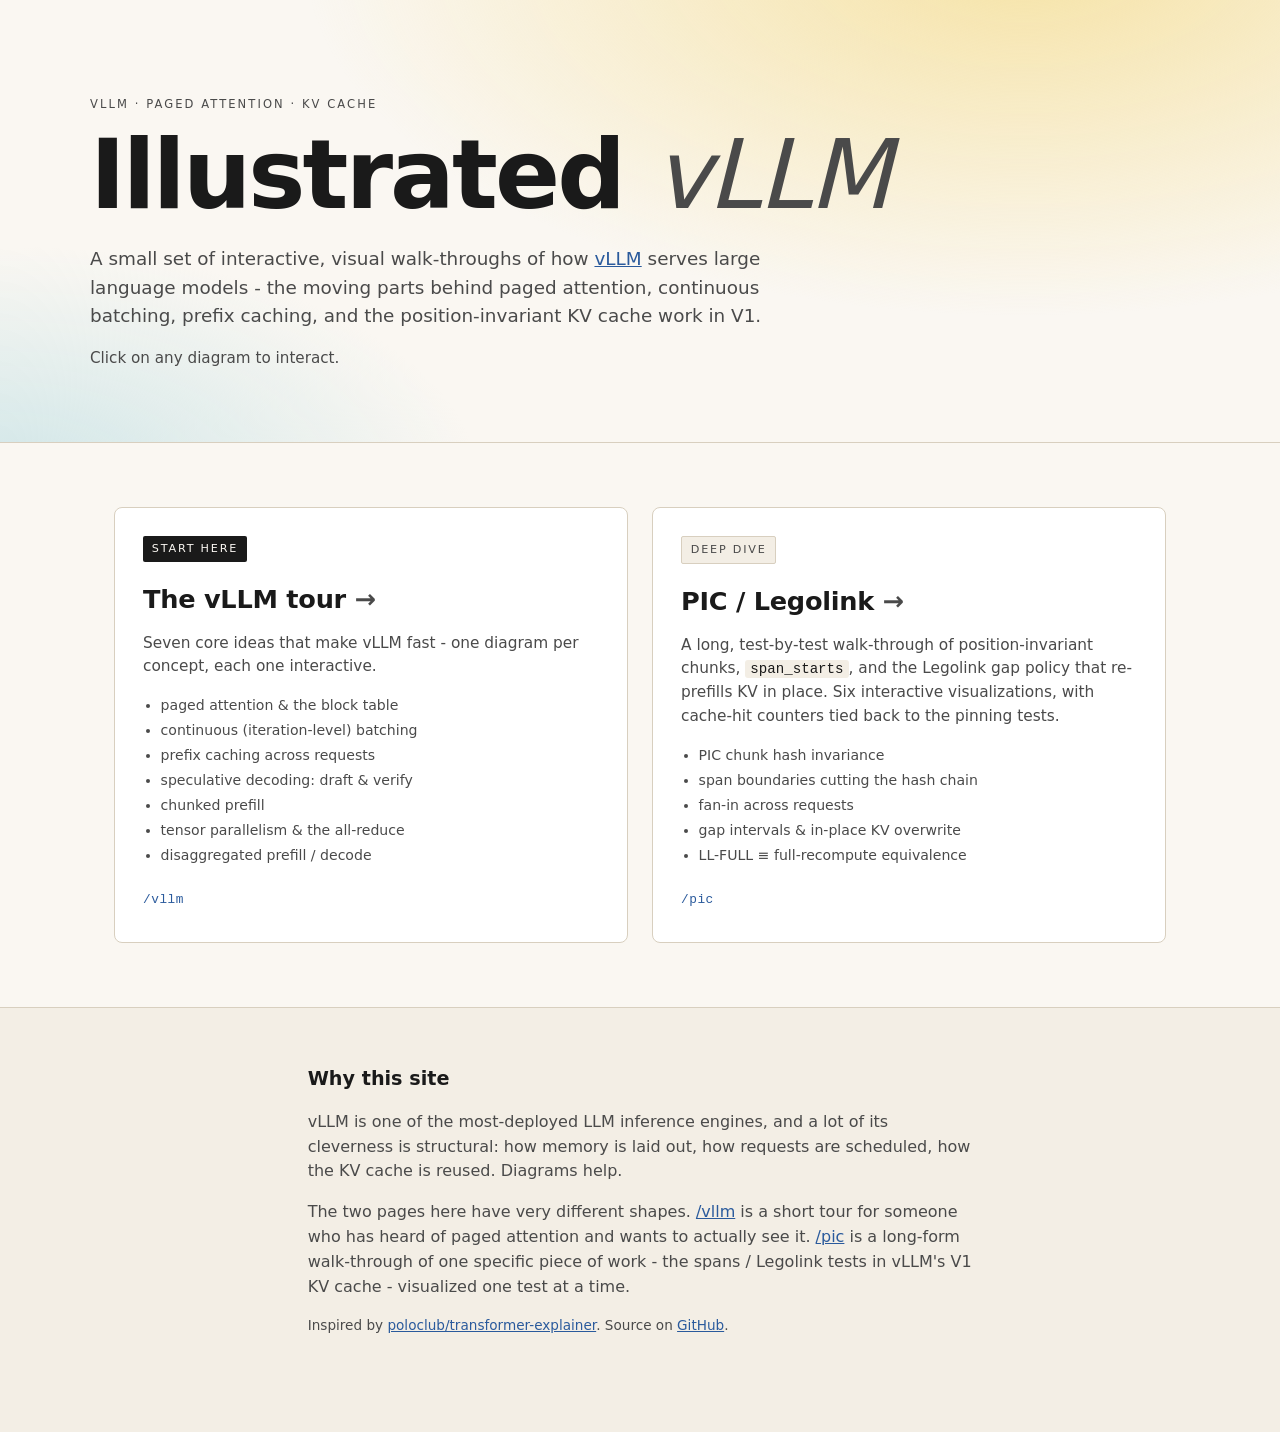
<file: index.html>
<!DOCTYPE html>
<html lang="en">
<head>
<meta charset="UTF-8" />
<meta name="viewport" content="width=device-width, initial-scale=1.0" />
<title>Illustrated vLLM - interactive walk-throughs of how vLLM serves LLMs</title>
<meta name="description" content="Interactive, visual explainers for vLLM internals - paged attention, continuous batching, prefix caching, speculative decoding, and the spans / Legolink KV-cache work." />
<link rel="stylesheet" href="assets/home.css" />
</head>
<body>

<header class="hero">
  <div class="hero-inner">
    <p class="eyebrow">vllm · paged attention · kv cache</p>
    <h1>Illustrated <span class="thin">vLLM</span></h1>
    <p class="lede">
      A small set of interactive, visual walk-throughs of how
      <a href="https://github.com/vllm-project/vllm" target="_blank" rel="noopener">vLLM</a>
      serves large language models - the moving parts behind paged attention,
      continuous batching, prefix caching, and the position-invariant KV cache
      work in V1.
    </p>
    <p class="lede small">
      Click on any diagram to interact.
    </p>
  </div>
</header>

<main class="cards">
  <a class="card" href="vllm/">
    <span class="ribbon">start here</span>
    <h2>The vLLM tour <span class="arrow">→</span></h2>
    <p class="card-lede">
      Seven core ideas that make vLLM fast - one diagram per concept, each
      one interactive.
    </p>
    <ul class="card-bullets">
      <li>paged attention &amp; the block table</li>
      <li>continuous (iteration-level) batching</li>
      <li>prefix caching across requests</li>
      <li>speculative decoding: draft &amp; verify</li>
      <li>chunked prefill</li>
      <li>tensor parallelism &amp; the all-reduce</li>
      <li>disaggregated prefill / decode</li>
    </ul>
    <span class="card-link mono">/vllm</span>
  </a>

  <a class="card" href="pic/">
    <span class="ribbon ribbon-soft">deep dive</span>
    <h2>PIC / Legolink <span class="arrow">→</span></h2>
    <p class="card-lede">
      A long, test-by-test walk-through of position-invariant chunks,
      <code>span_starts</code>, and the Legolink gap policy that re-prefills
      KV in place. Six interactive visualizations, with cache-hit counters
      tied back to the pinning tests.
    </p>
    <ul class="card-bullets">
      <li>PIC chunk hash invariance</li>
      <li>span boundaries cutting the hash chain</li>
      <li>fan-in across requests</li>
      <li>gap intervals &amp; in-place KV overwrite</li>
      <li>LL-FULL ≡ full-recompute equivalence</li>
    </ul>
    <span class="card-link mono">/pic</span>
  </a>
</main>

<section class="meta">
  <div class="meta-inner">
    <h3>Why this site</h3>
    <p>
      vLLM is one of the most-deployed LLM inference engines, and a lot of its
      cleverness is structural: how memory is laid out, how requests are
      scheduled, how the KV cache is reused. Diagrams help.
    </p>
    <p>
      The two pages here have very different shapes. <a href="vllm/">/vllm</a>
      is a short tour for someone who has heard of paged attention and wants
      to actually see it. <a href="pic/">/pic</a> is a long-form walk-through
      of one specific piece of work - the spans / Legolink tests in vLLM's V1
      KV cache - visualized one test at a time.
    </p>
    <p class="footnote">
      Inspired by
      <a href="https://poloclub.github.io/transformer-explainer/" target="_blank" rel="noopener">poloclub/transformer-explainer</a>.
      Source on
      <a href="https://github.com/almogtavor/illustrated-vllm" target="_blank" rel="noopener">GitHub</a>.
    </p>
  </div>
</section>

</body>
</html>
</file>
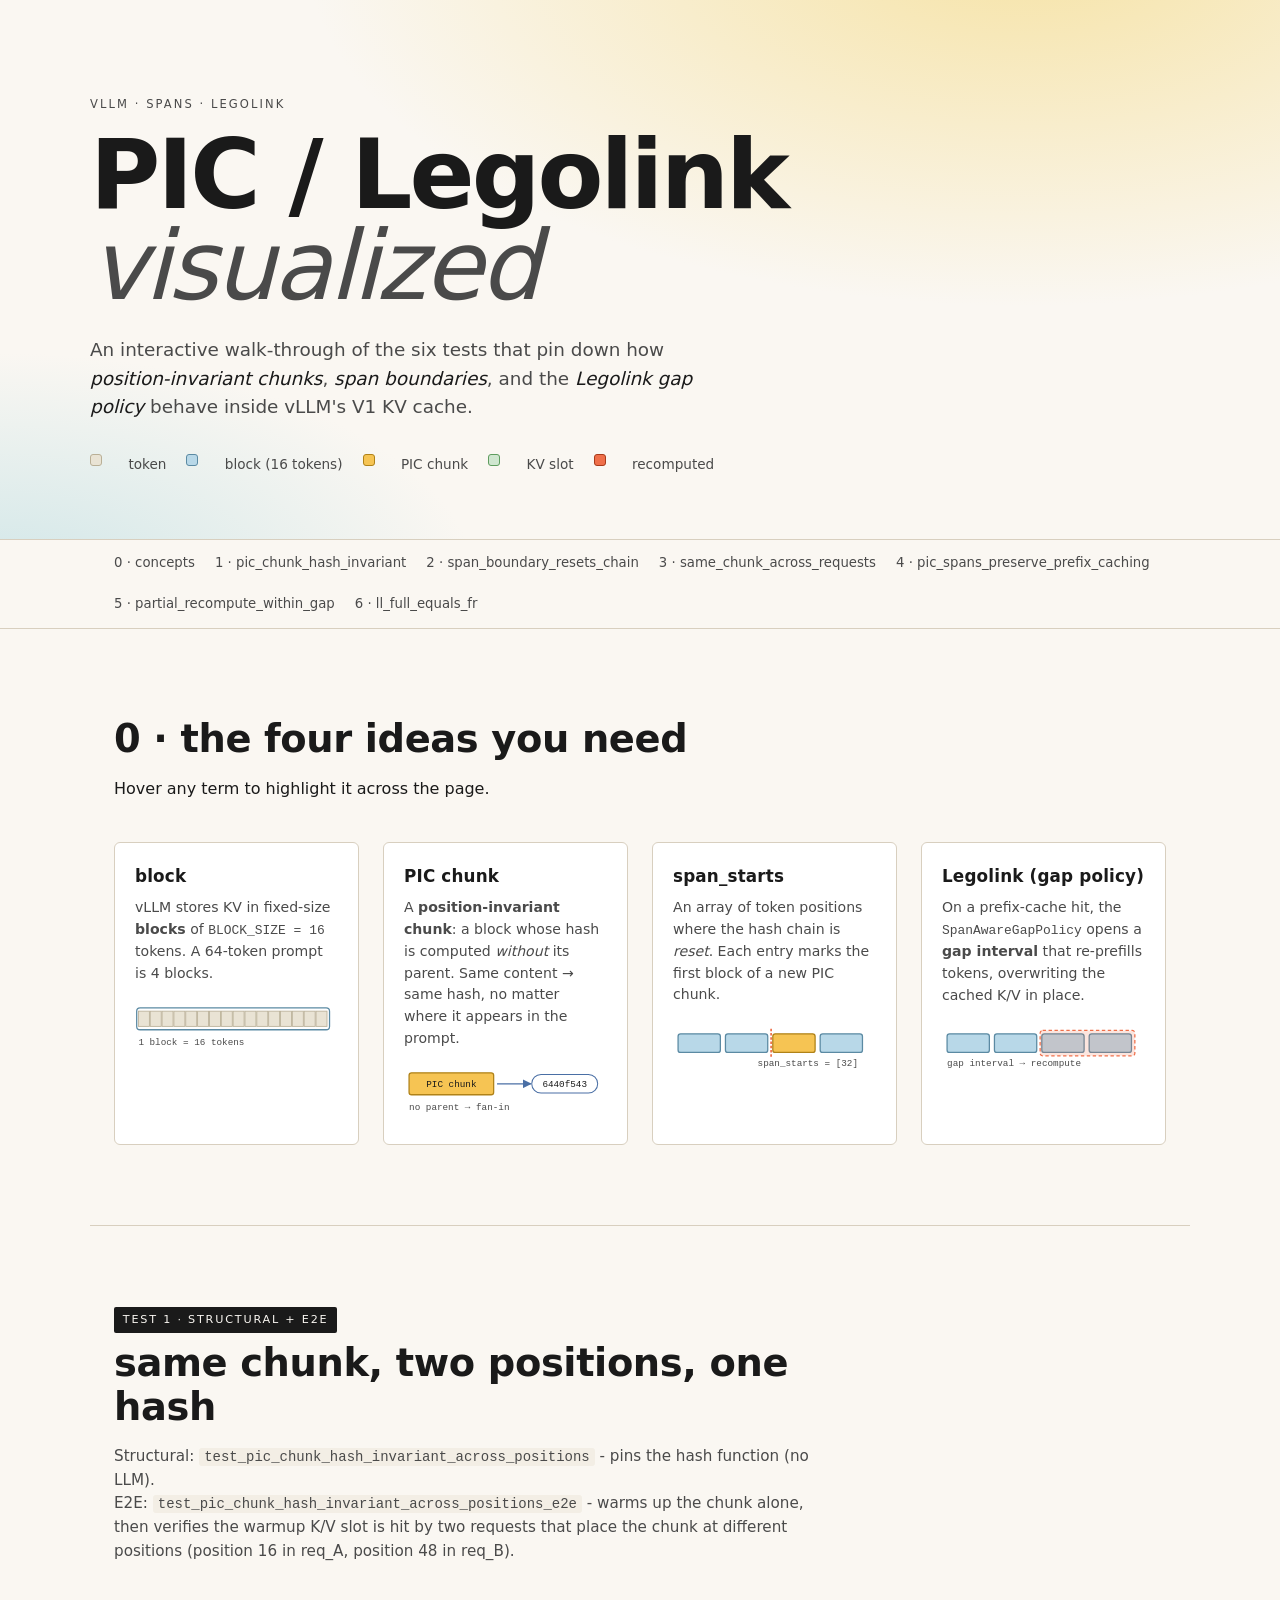
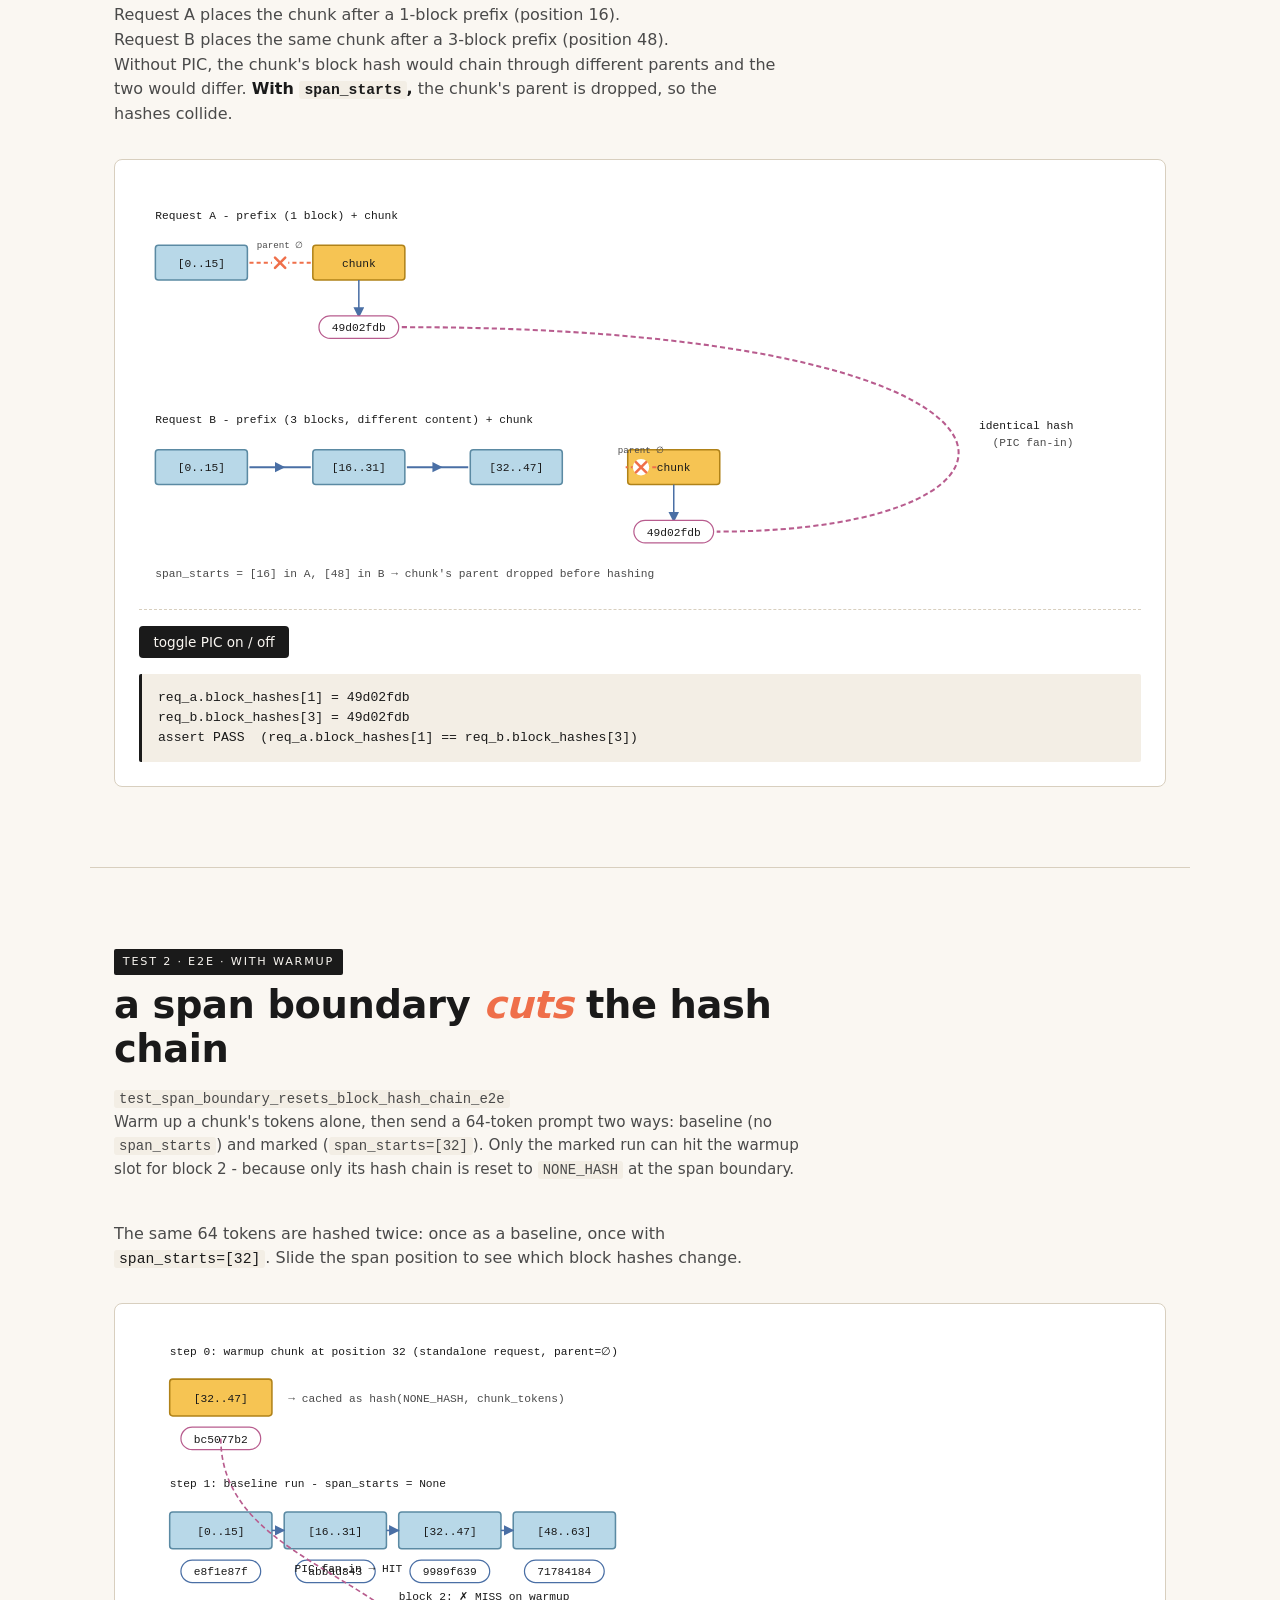
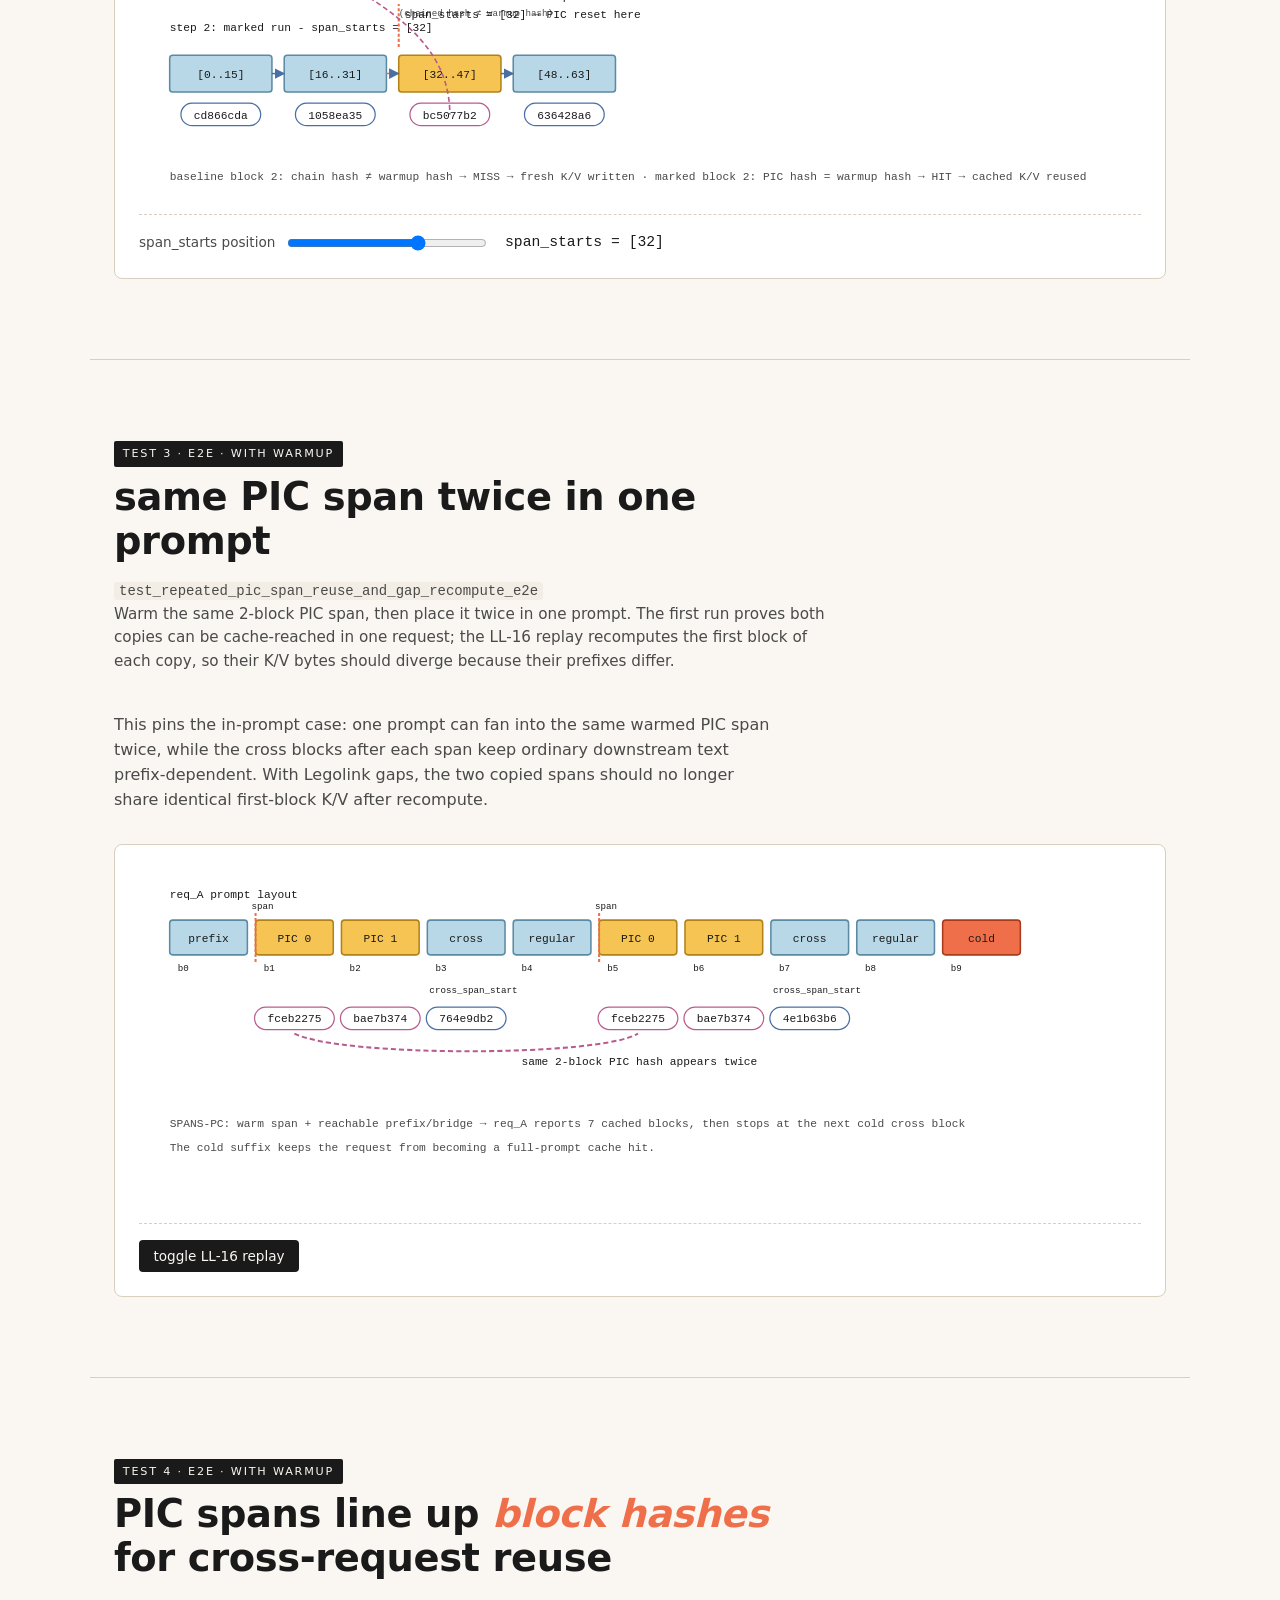
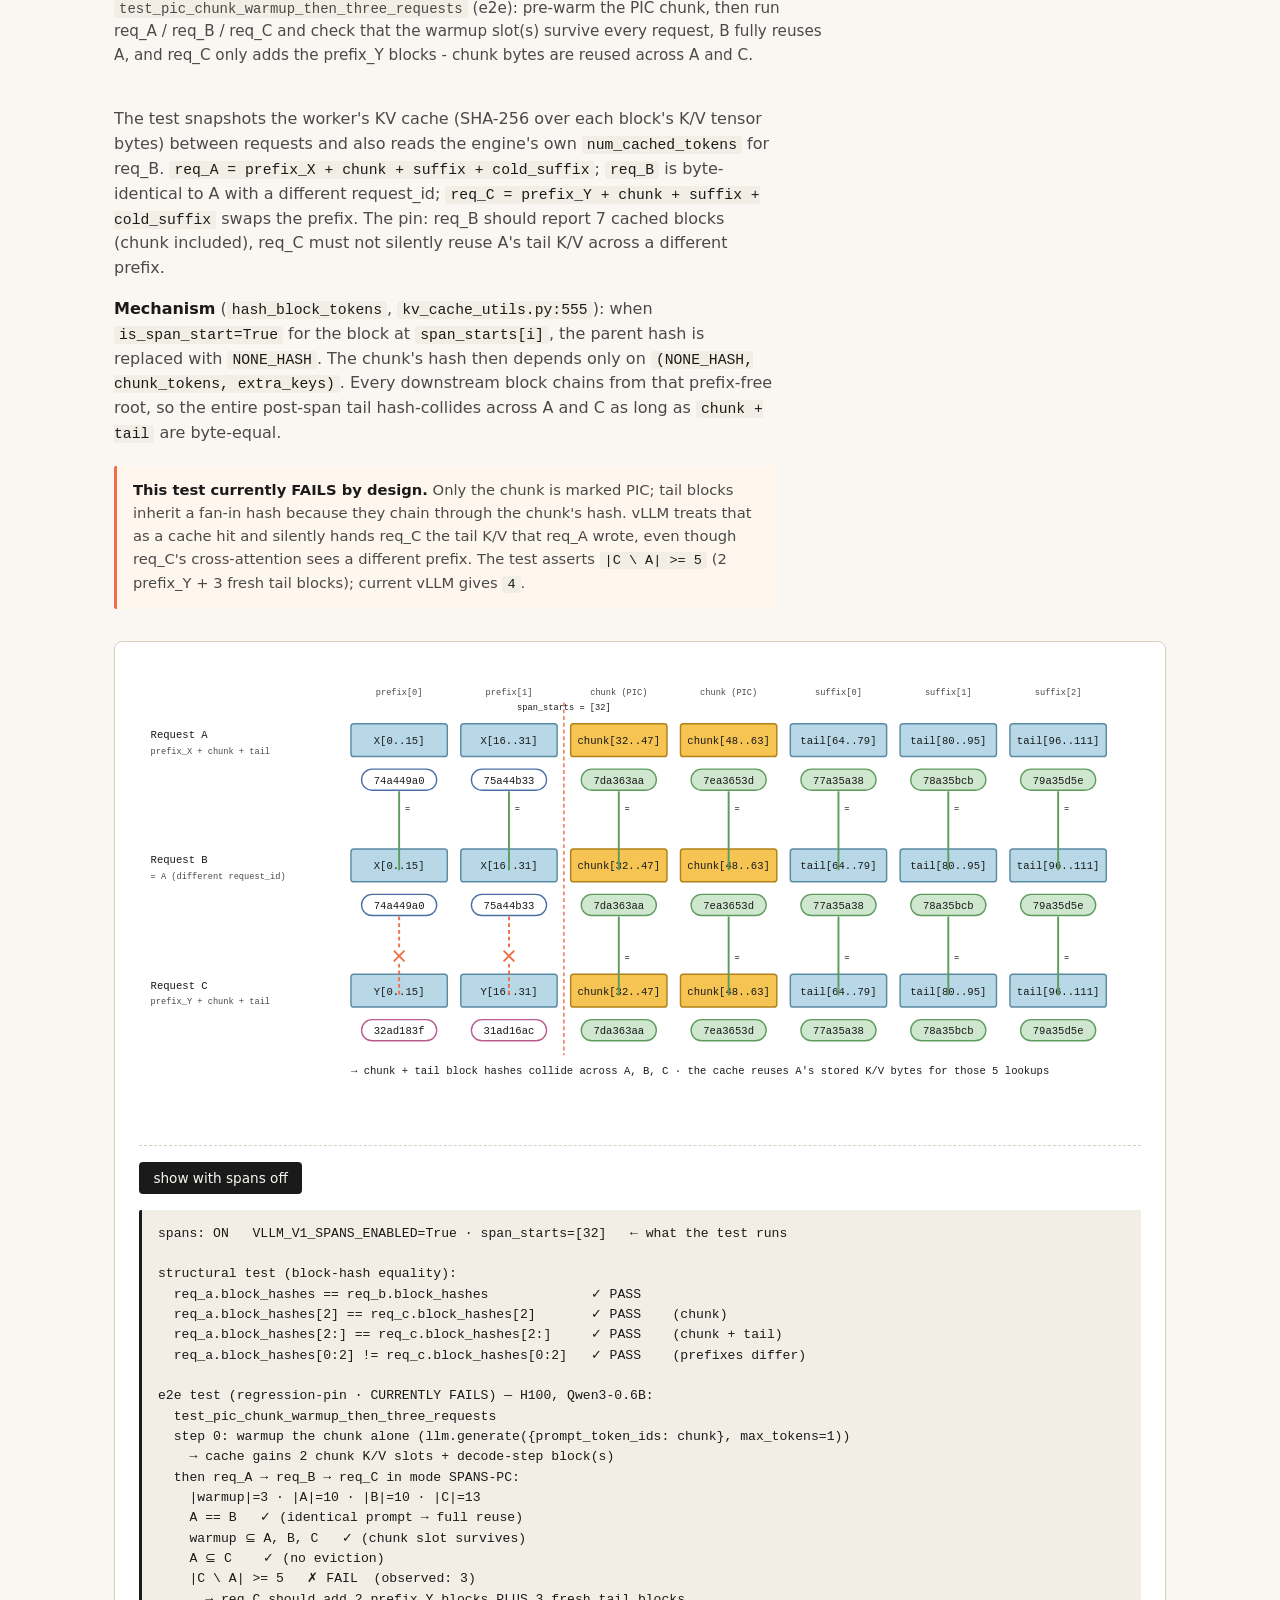
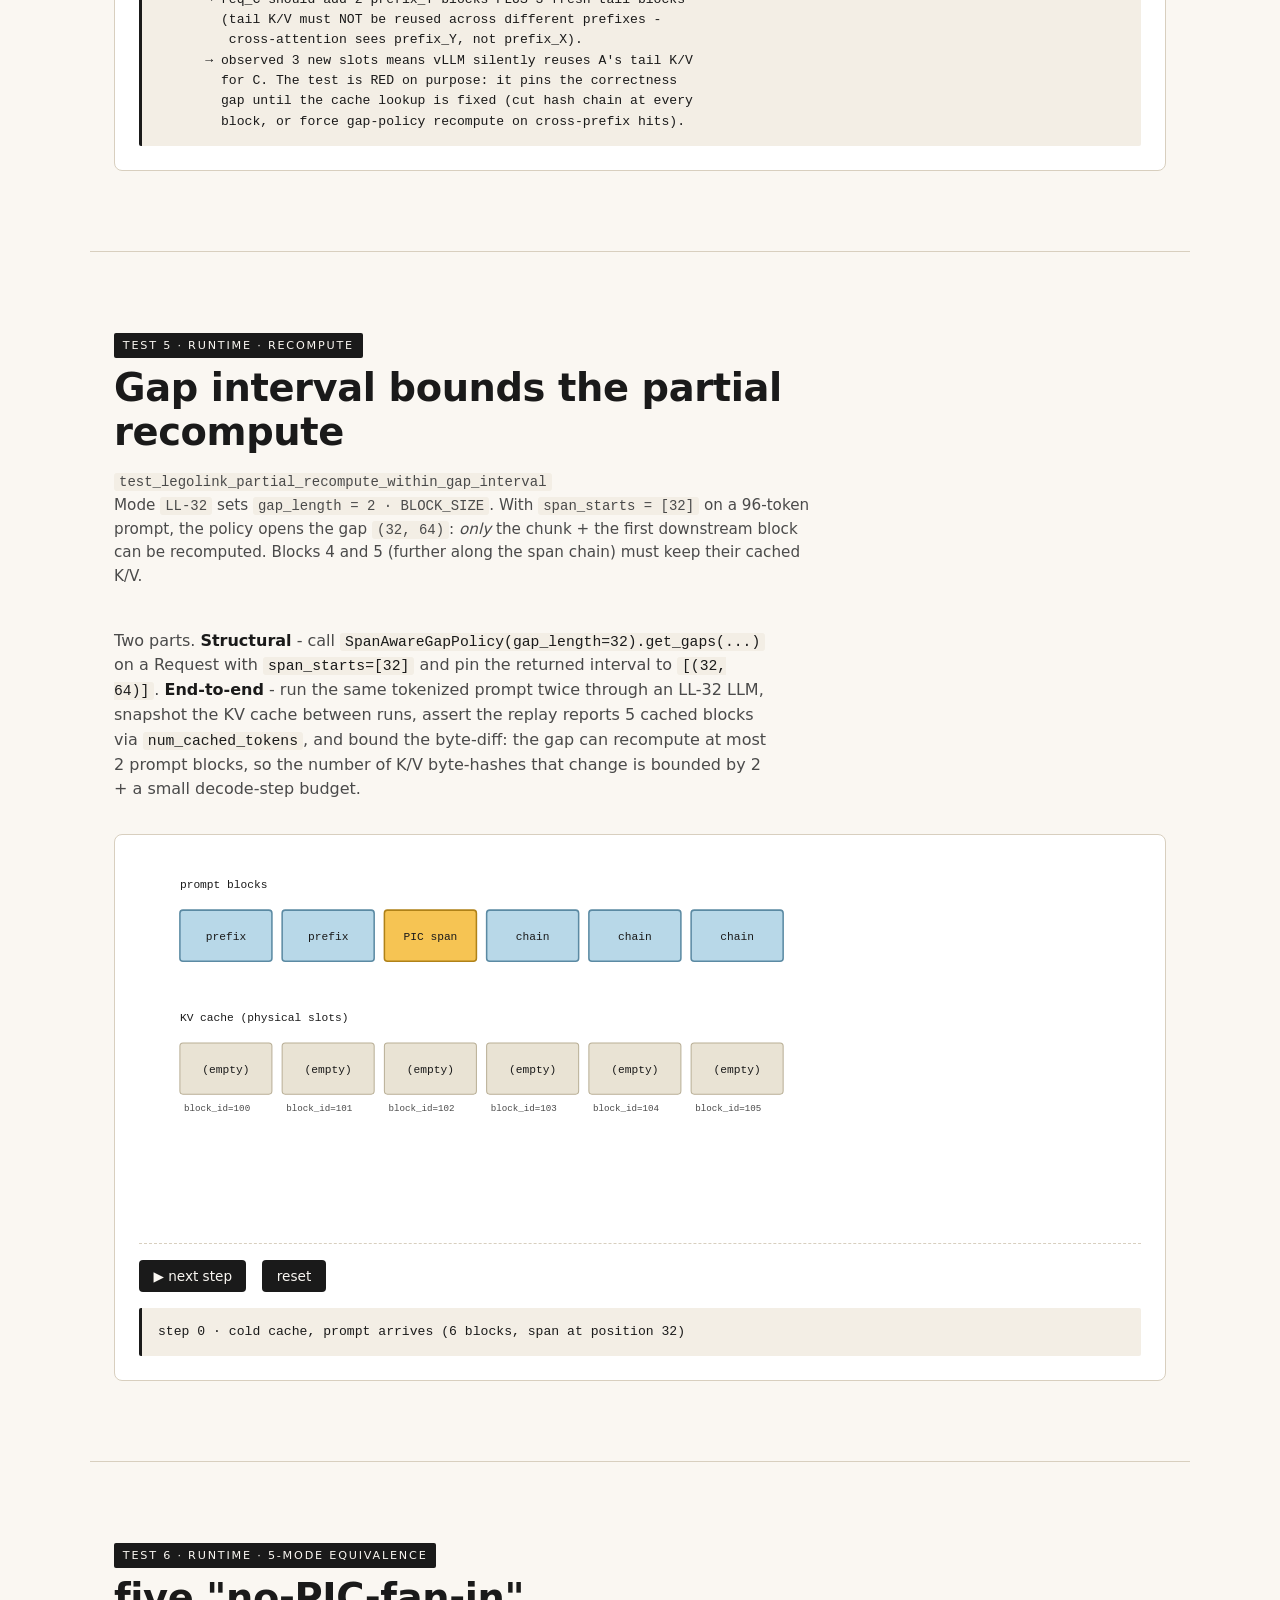
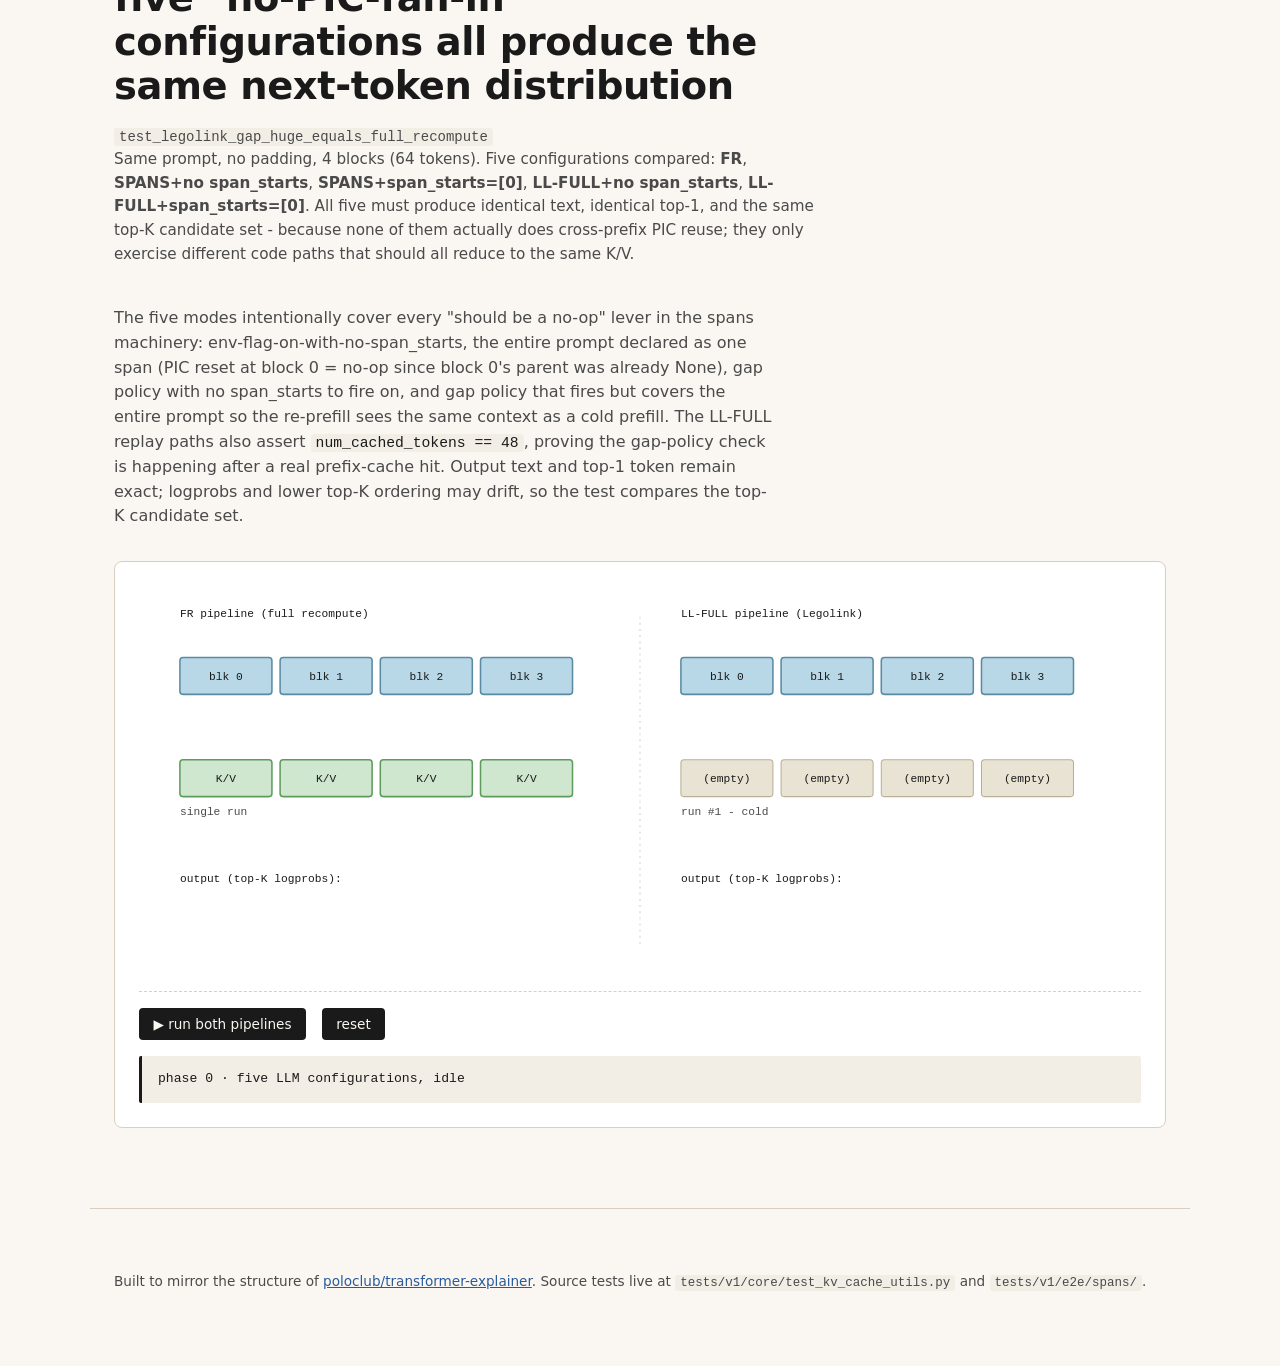
<file: pic/index.html>
<!DOCTYPE html>
<html lang="en">
<head>
<meta charset="UTF-8" />
<meta name="viewport" content="width=device-width, initial-scale=1.0" />
<title>PIC / Legolink Explainer - Visualizing the spans KV-cache tests</title>
<link rel="stylesheet" href="style.css" />
</head>
<body>

<header class="hero">
  <div class="hero-inner">
    <p class="eyebrow">vLLM · spans · Legolink</p>
    <h1>PIC / Legolink<br/><span class="thin">visualized</span></h1>
    <p class="lede">
      An interactive walk-through of the six tests that pin down how
      <em>position-invariant chunks</em>, <em>span boundaries</em>, and the
      <em>Legolink gap policy</em> behave inside vLLM's V1 KV cache.
    </p>
    <div class="legend">
      <span class="dot tok"></span> token
      <span class="dot blk"></span> block (16 tokens)
      <span class="dot pic"></span> PIC chunk
      <span class="dot kv"></span> KV slot
      <span class="dot recomp"></span> recomputed
    </div>
  </div>
</header>

<nav class="toc">
  <ol>
    <li><a href="#concepts">0 · concepts</a></li>
    <li><a href="#t1">1 · pic_chunk_hash_invariant</a></li>
    <li><a href="#t2">2 · span_boundary_resets_chain</a></li>
    <li><a href="#t3">3 · same_chunk_across_requests</a></li>
    <li><a href="#t4">4 · pic_spans_preserve_prefix_caching</a></li>
    <li><a href="#t5">5 · partial_recompute_within_gap</a></li>
    <li><a href="#t6">6 · ll_full_equals_fr</a></li>
  </ol>
</nav>

<!-- =========================================================
     SECTION 0 · concepts
     ========================================================= -->
<section id="concepts" class="step">
  <div class="step-head">
    <h2>0 · the four ideas you need</h2>
    <p>Hover any term to highlight it across the page.</p>
  </div>

  <div class="concepts-grid">
    <article class="concept" data-term="block">
      <h3>block</h3>
      <p>vLLM stores KV in fixed-size <strong>blocks</strong> of <code>BLOCK_SIZE = 16</code> tokens. A 64-token prompt is 4 blocks.</p>
      <div id="concept-block"></div>
    </article>

    <article class="concept" data-term="pic">
      <h3>PIC chunk</h3>
      <p>A <strong>position-invariant chunk</strong>: a block whose hash is
      computed <em>without</em> its parent. Same content → same hash, no matter
      where it appears in the prompt.</p>
      <div id="concept-pic"></div>
    </article>

    <article class="concept" data-term="span">
      <h3>span_starts</h3>
      <p>An array of token positions where the hash chain is <em>reset</em>.
      Each entry marks the first block of a new PIC chunk.</p>
      <div id="concept-span"></div>
    </article>

    <article class="concept" data-term="legolink">
      <h3>Legolink (gap policy)</h3>
      <p>On a prefix-cache hit, the <code>SpanAwareGapPolicy</code> opens a
      <strong>gap interval</strong> that re-prefills tokens, overwriting the
      cached K/V in place.</p>
      <div id="concept-legolink"></div>
    </article>
  </div>
</section>

<!-- =========================================================
     TEST 1 · test_pic_chunk_hash_invariant_across_positions
     ========================================================= -->
<section id="t1" class="step">
  <div class="step-head">
    <span class="ribbon">test 1 · structural + e2e</span>
    <h2>same chunk, two positions, one hash</h2>
    <p class="claim">
      Structural: <code>test_pic_chunk_hash_invariant_across_positions</code> -
      pins the hash function (no LLM).<br/>
      E2E: <code>test_pic_chunk_hash_invariant_across_positions_e2e</code> -
      warms up the chunk alone, then verifies the warmup K/V slot is hit
      by two requests that place the chunk at different positions
      (position 16 in req_A, position 48 in req_B).
    </p>
  </div>

  <div class="explainer">
    <p>
      Request A places the chunk after a 1-block prefix (position 16).<br/>
      Request B places the same chunk after a 3-block prefix (position 48).<br/>
      Without PIC, the chunk's block hash would chain through different parents
      and the two would differ. <strong>With <code>span_starts</code>,</strong>
      the chunk's parent is dropped, so the hashes collide.
    </p>
  </div>

  <div class="viz-wrap">
    <div id="viz-t1"></div>
    <div class="controls">
      <button data-action="t1-toggle">toggle PIC on / off</button>
    </div>
    <div id="viz-t1-state" class="state"></div>
  </div>
</section>

<!-- =========================================================
     TEST 2 · test_span_boundary_resets_block_hash_chain_no_recompute
     ========================================================= -->
<section id="t2" class="step">
  <div class="step-head">
    <span class="ribbon">test 2 · e2e · with warmup</span>
    <h2>a span boundary <em>cuts</em> the hash chain</h2>
    <p class="claim"><code>test_span_boundary_resets_block_hash_chain_e2e</code><br/>
      Warm up a chunk's tokens alone, then send a 64-token prompt two ways:
      baseline (no <code>span_starts</code>) and marked (<code>span_starts=[32]</code>).
      Only the marked run can hit the warmup slot for block 2 - because only
      its hash chain is reset to <code>NONE_HASH</code> at the span boundary.
    </p>
  </div>

  <div class="explainer">
    <p>
      The same 64 tokens are hashed twice: once as a baseline, once with
      <code>span_starts=[32]</code>. Slide the span position to see which
      block hashes change.
    </p>
  </div>

  <div class="viz-wrap">
    <div id="viz-t2"></div>
    <div class="controls">
      <label>span_starts position
        <input type="range" id="t2-slider" min="0" max="3" value="2" step="1" />
      </label>
      <span id="t2-pos-label" class="mono"></span>
    </div>
  </div>
</section>

<!-- =========================================================
     TEST 3 · fan-in
     ========================================================= -->
<section id="t3" class="step">
  <div class="step-head">
    <span class="ribbon">test 3 · e2e · with warmup</span>
    <h2>same PIC span twice in one prompt</h2>
    <p class="claim"><code>test_repeated_pic_span_reuse_and_gap_recompute_e2e</code><br/>
      Warm the same 2-block PIC span, then place it twice in one prompt.
      The first run proves both copies can be cache-reached in one request;
      the LL-16 replay recomputes the first block of each copy, so their
      K/V bytes should diverge because their prefixes differ.
    </p>
  </div>

  <div class="explainer">
    <p>
      This pins the in-prompt case: one prompt can fan into the same warmed
      PIC span twice, while the cross blocks after each span keep ordinary
      downstream text prefix-dependent. With Legolink gaps, the two copied
      spans should no longer share identical first-block K/V after recompute.
    </p>
  </div>

  <div class="viz-wrap">
    <div id="viz-t3"></div>
    <div class="controls">
      <button data-action="t3-shuffle">toggle LL-16 replay</button>
    </div>
  </div>
</section>

<!-- =========================================================
     TEST 4 · block-hash structure with PIC spans
     ========================================================= -->
<section id="t4" class="step">
  <div class="step-head">
    <span class="ribbon">test 4 · e2e · with warmup</span>
    <h2>PIC spans line up <em>block hashes</em> for cross-request reuse</h2>
    <p class="claim">
      <code>test_pic_chunk_warmup_then_three_requests</code> (e2e):
      pre-warm the PIC chunk, then run req_A / req_B / req_C and check
      that the warmup slot(s) survive every request, B fully reuses A,
      and req_C only adds the prefix_Y blocks - chunk bytes are reused
      across A and C.
    </p>
  </div>

  <div class="explainer">
    <p>
      The test snapshots the worker's KV cache (SHA-256 over each block's
      K/V tensor bytes) between requests and also reads the engine's own
      <code>num_cached_tokens</code> for req_B.
      <code>req_A = prefix_X + chunk + suffix + cold_suffix</code>;
      <code>req_B</code> is byte-identical to A with a different request_id;
      <code>req_C = prefix_Y + chunk + suffix + cold_suffix</code> swaps the
      prefix. The pin: req_B should report 7 cached blocks (chunk included),
      req_C must not silently reuse A's tail K/V across a different prefix.
    </p>
    <p>
      <strong>Mechanism</strong> (<code>hash_block_tokens</code>,
      <code>kv_cache_utils.py:555</code>): when <code>is_span_start=True</code>
      for the block at <code>span_starts[i]</code>, the parent hash is
      replaced with <code>NONE_HASH</code>. The chunk's hash then depends
      only on <code>(NONE_HASH, chunk_tokens, extra_keys)</code>. Every
      downstream block chains from that prefix-free root, so the entire
      post-span tail hash-collides across A and C as long as
      <code>chunk + tail</code> are byte-equal.
    </p>
    <p class="callout">
      <strong>This test currently FAILS by design.</strong>
      Only the chunk is marked PIC; tail blocks inherit a fan-in hash
      because they chain through the chunk's hash. vLLM treats that as a
      cache hit and silently hands req_C the tail K/V that req_A wrote,
      even though req_C's cross-attention sees a different prefix. The
      test asserts <code>|C \ A| &gt;= 5</code> (2 prefix_Y + 3 fresh tail
      blocks); current vLLM gives <code>4</code>.
    </p>
  </div>

  <div class="viz-wrap">
    <div id="viz-t4"></div>
    <div class="controls">
      <button data-action="t4-toggle" id="t4-toggle-btn">show with spans off</button>
    </div>
    <div id="viz-t4-state" class="state"></div>
  </div>
</section>

<!-- =========================================================
     TEST 5 · gap interval bounds recompute
     ========================================================= -->
<section id="t5" class="step">
  <div class="step-head">
    <span class="ribbon">test 5 · runtime · recompute</span>
    <h2>Gap interval bounds the partial recompute</h2>
    <p class="claim"><code>test_legolink_partial_recompute_within_gap_interval</code><br/>
      Mode <code>LL-32</code> sets <code>gap_length = 2 · BLOCK_SIZE</code>.
      With <code>span_starts = [32]</code> on a 96-token prompt, the policy
      opens the gap <code>(32, 64)</code>: <em>only</em> the chunk + the
      first downstream block can be recomputed. Blocks 4 and 5 (further
      along the span chain) must keep their cached K/V.
    </p>
  </div>

  <div class="explainer">
    <p>
      Two parts. <strong>Structural</strong> - call
      <code>SpanAwareGapPolicy(gap_length=32).get_gaps(...)</code> on a
      Request with <code>span_starts=[32]</code> and pin the returned
      interval to <code>[(32, 64)]</code>. <strong>End-to-end</strong> -
      run the same tokenized prompt twice through an LL-32 LLM, snapshot
      the KV cache between runs, assert the replay reports 5 cached
      blocks via <code>num_cached_tokens</code>, and bound the byte-diff:
      the gap can recompute at most 2 prompt blocks, so the number of K/V
      byte-hashes that change is bounded by 2 + a small decode-step budget.
    </p>
  </div>

  <div class="viz-wrap">
    <div id="viz-t5"></div>
    <div class="controls">
      <button data-action="t5-step">▶ next step</button>
      <button data-action="t5-reset">reset</button>
    </div>
    <div id="viz-t5-state" class="state"></div>
  </div>
</section>

<!-- =========================================================
     TEST 6 · LL-FULL ≡ FR
     ========================================================= -->
<section id="t6" class="step">
  <div class="step-head">
    <span class="ribbon">test 6 · runtime · 5-mode equivalence</span>
    <h2>five "no-PIC-fan-in" configurations all produce the same next-token distribution</h2>
    <p class="claim"><code>test_legolink_gap_huge_equals_full_recompute</code><br/>
      Same prompt, no padding, 4 blocks (64 tokens). Five configurations
      compared: <strong>FR</strong>, <strong>SPANS+no span_starts</strong>,
      <strong>SPANS+span_starts=[0]</strong>, <strong>LL-FULL+no span_starts</strong>,
      <strong>LL-FULL+span_starts=[0]</strong>. All five must produce
      identical text, identical top-1, and the same top-K candidate set -
      because none of them actually does cross-prefix PIC reuse; they only
      exercise different code paths that should all reduce to the same K/V.
    </p>
  </div>

  <div class="explainer">
    <p>
      The five modes intentionally cover every "should be a no-op" lever in
      the spans machinery: env-flag-on-with-no-span_starts, the entire
      prompt declared as one span (PIC reset at block 0 = no-op since
      block 0's parent was already None), gap policy with no span_starts
      to fire on, and gap policy that fires but covers the entire prompt
      so the re-prefill sees the same context as a cold prefill.
      The LL-FULL replay paths also assert <code>num_cached_tokens == 48</code>,
      proving the gap-policy check is happening after a real prefix-cache
      hit. Output text and top-1 token remain exact; logprobs and lower
      top-K ordering may drift, so the test compares the top-K candidate set.
    </p>
  </div>

  <div class="viz-wrap">
    <div id="viz-t6"></div>
    <div class="controls">
      <button data-action="t6-run">▶ run both pipelines</button>
      <button data-action="t6-reset">reset</button>
    </div>
    <div id="viz-t6-state" class="state"></div>
  </div>
</section>

<footer>
  <p>
    Built to mirror the structure of
    <a href="https://poloclub.github.io/transformer-explainer/" target="_blank" rel="noopener">poloclub/transformer-explainer</a>.
    Source tests live at <code>tests/v1/core/test_kv_cache_utils.py</code>
    and <code>tests/v1/e2e/spans/</code>.
  </p>
</footer>

<script src="main.js"></script>
</body>
</html>
</file>
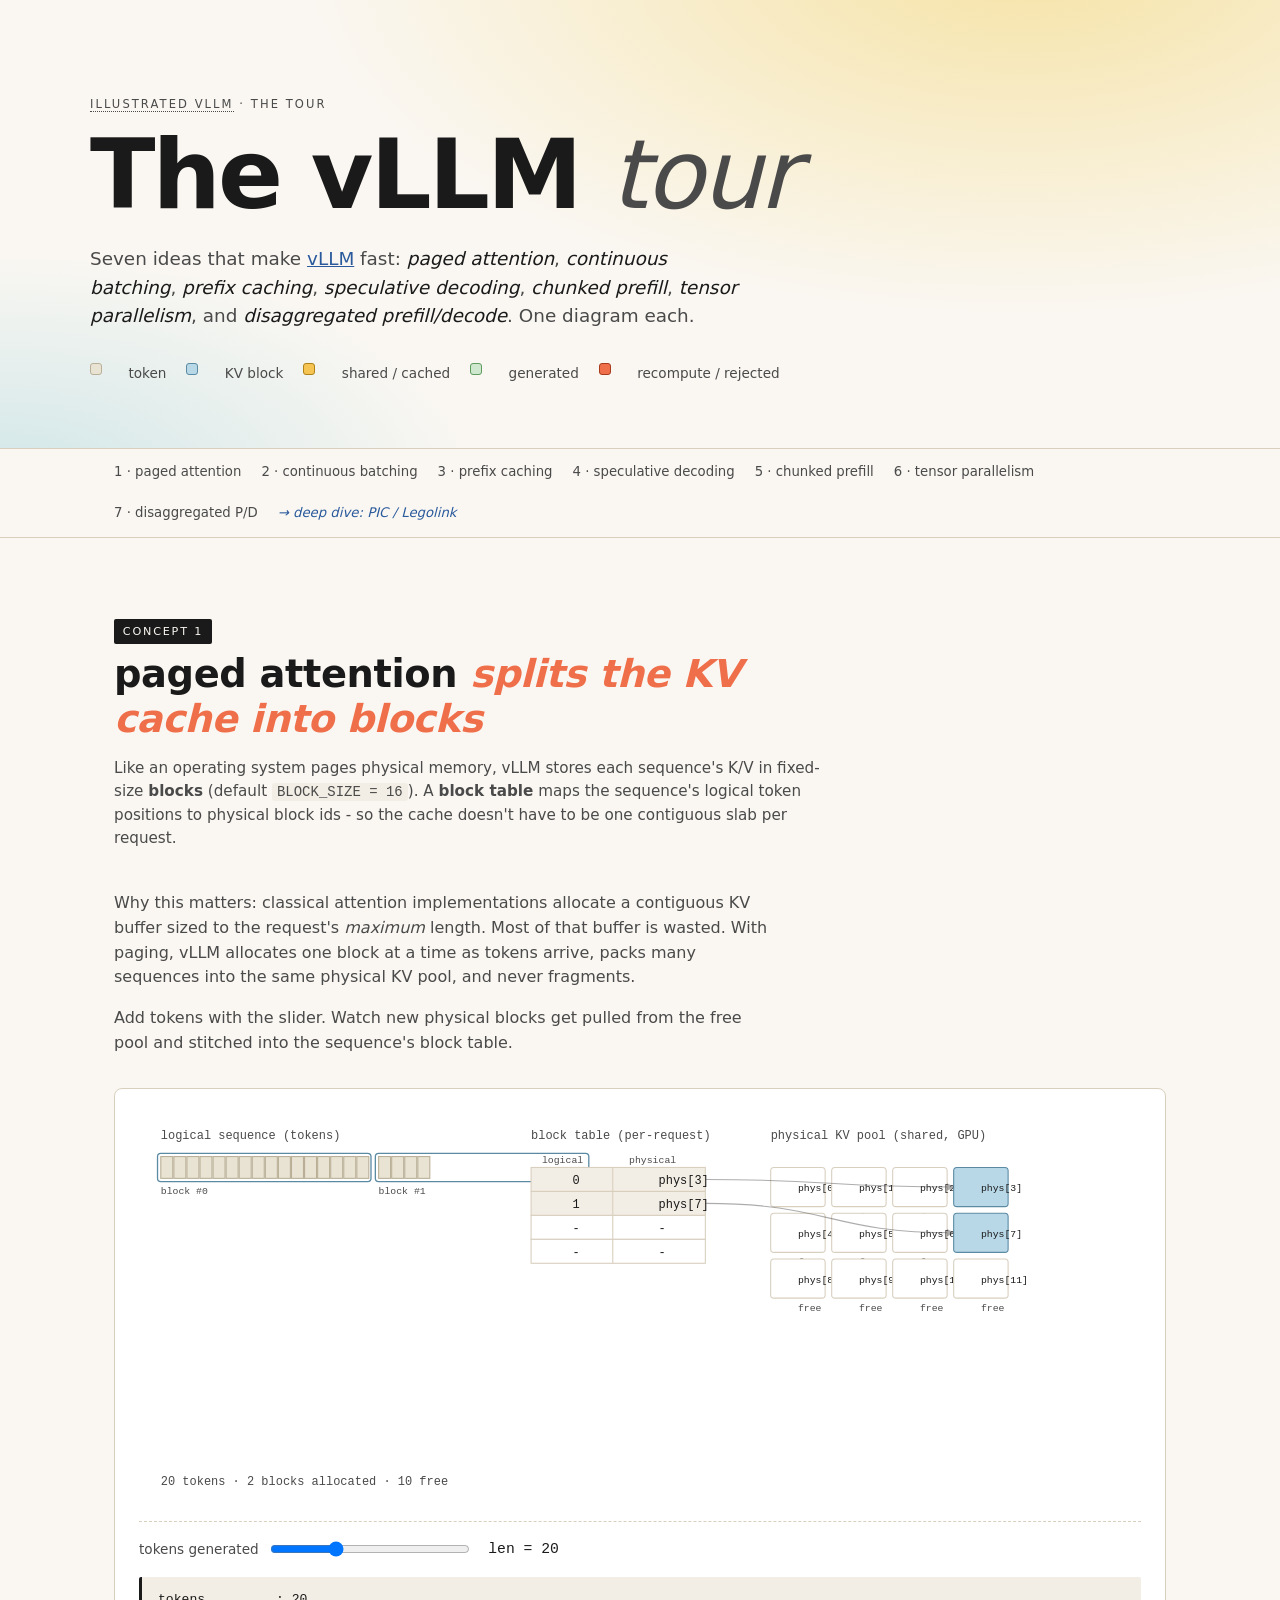
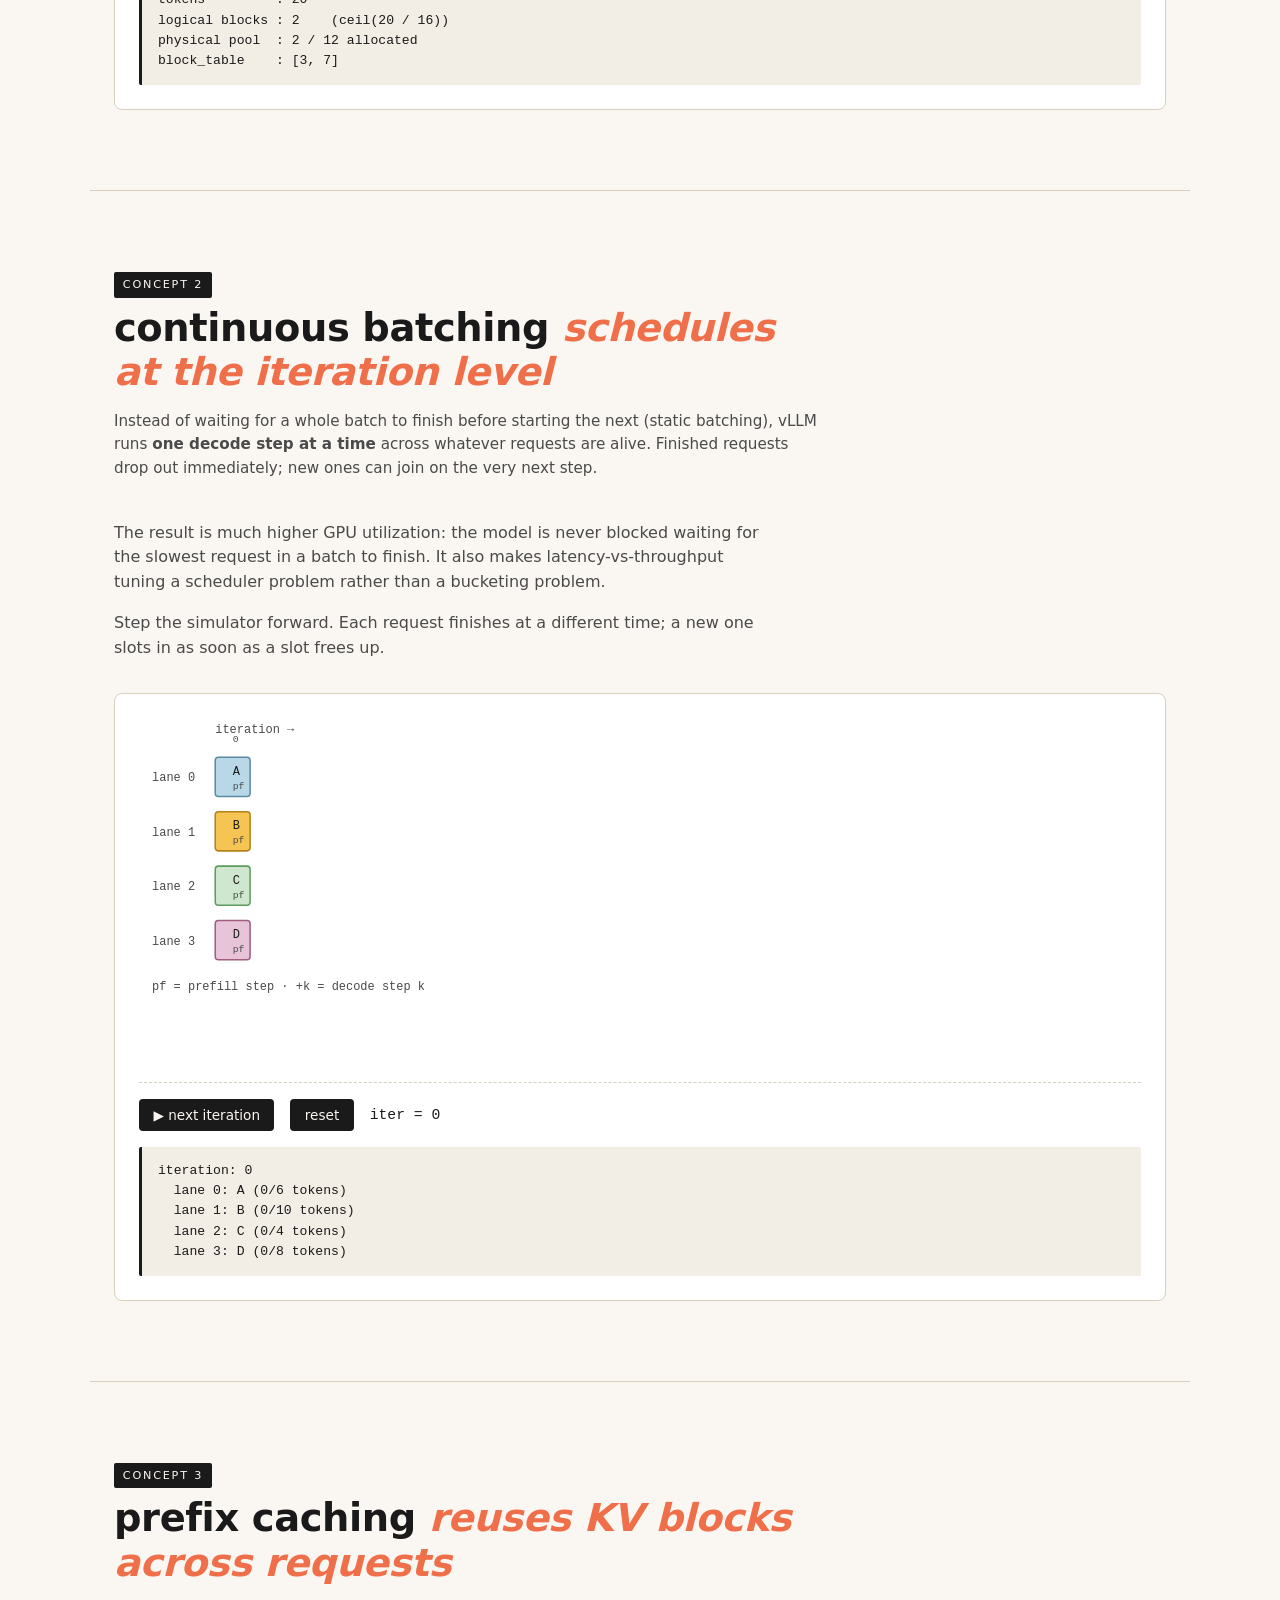
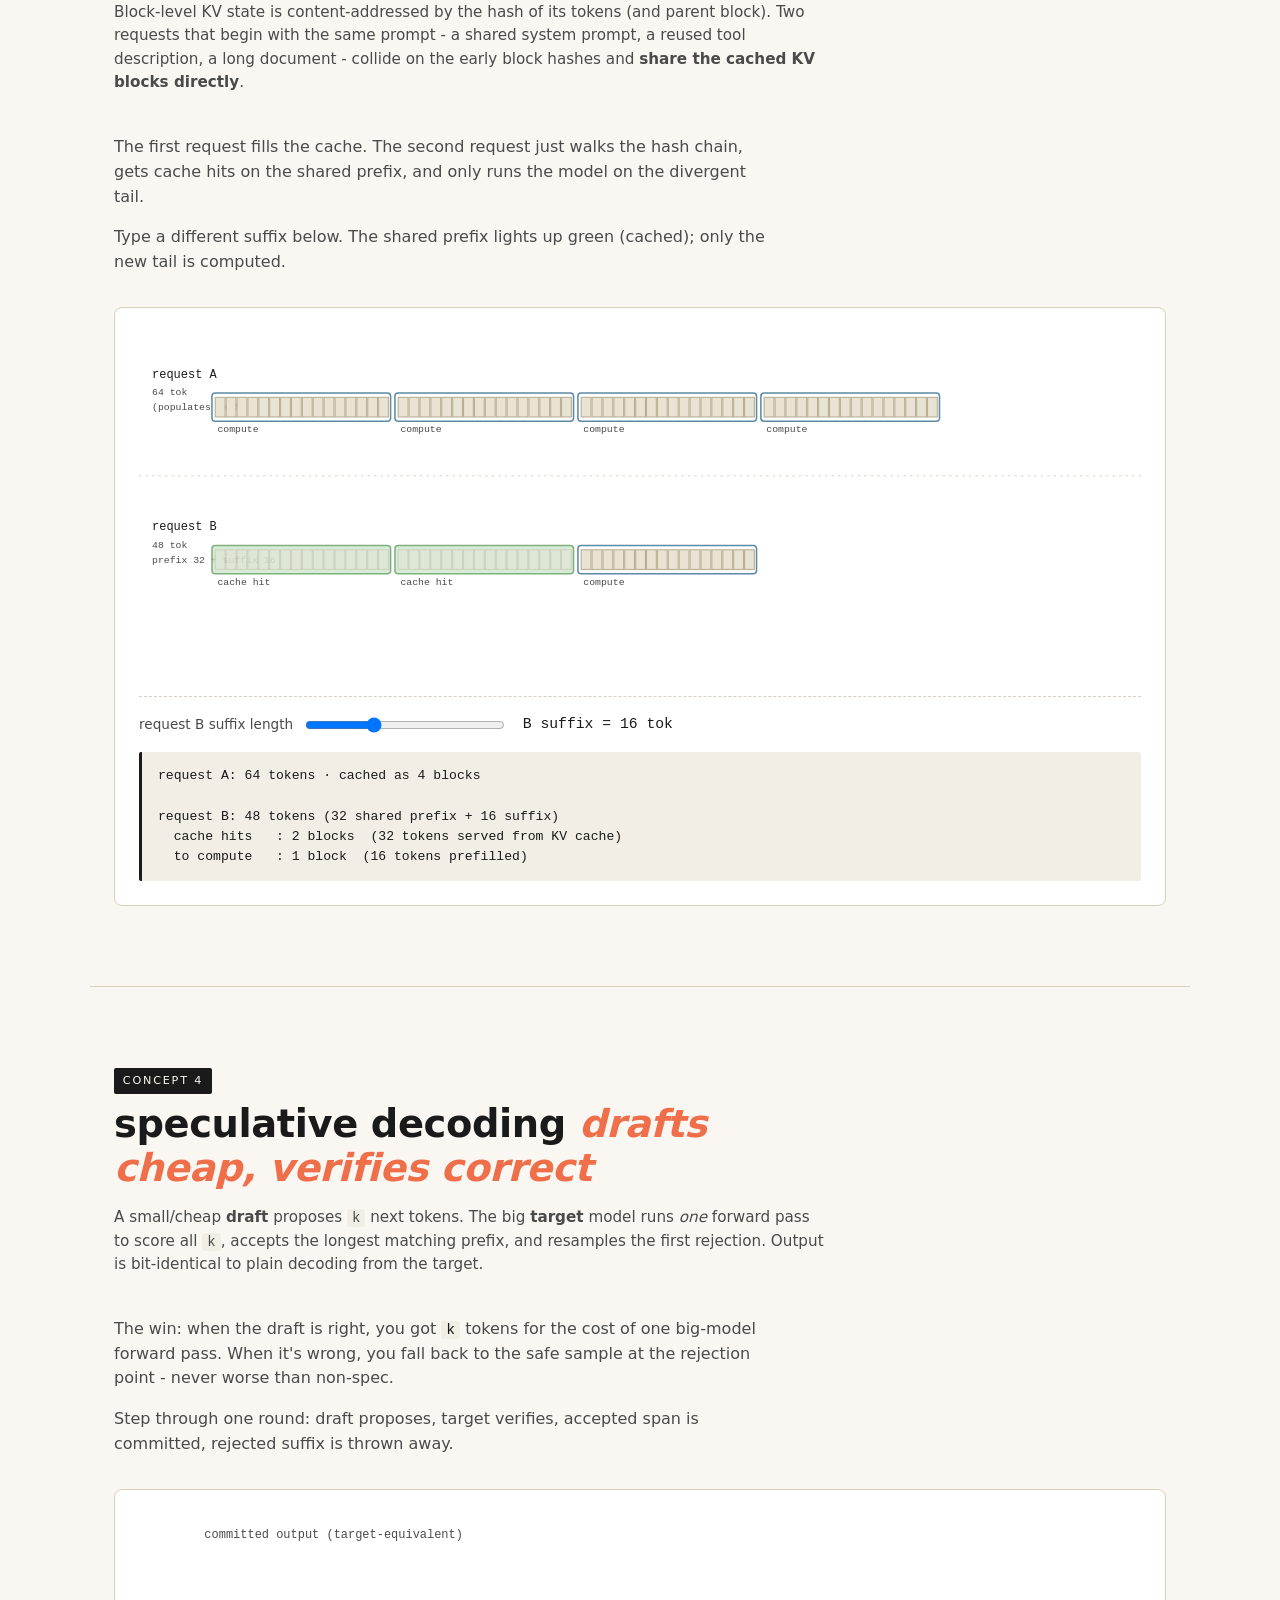
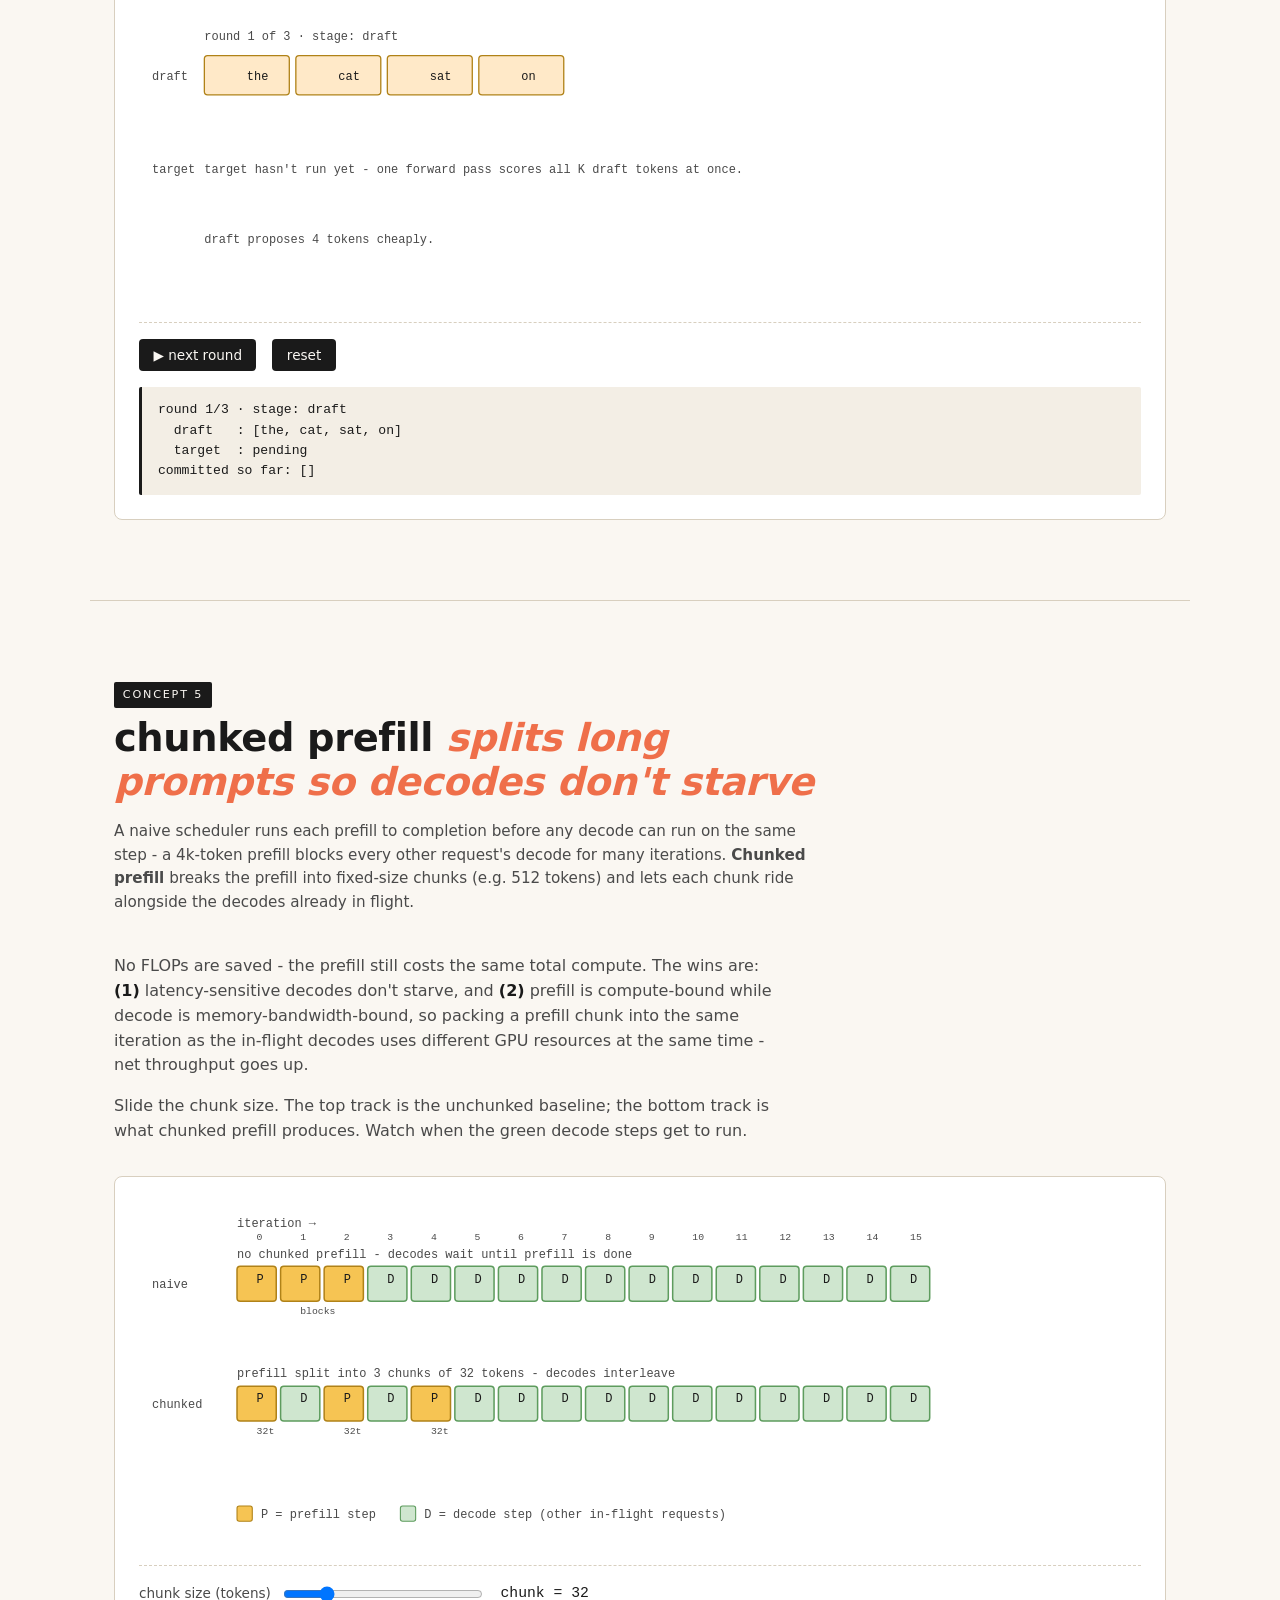
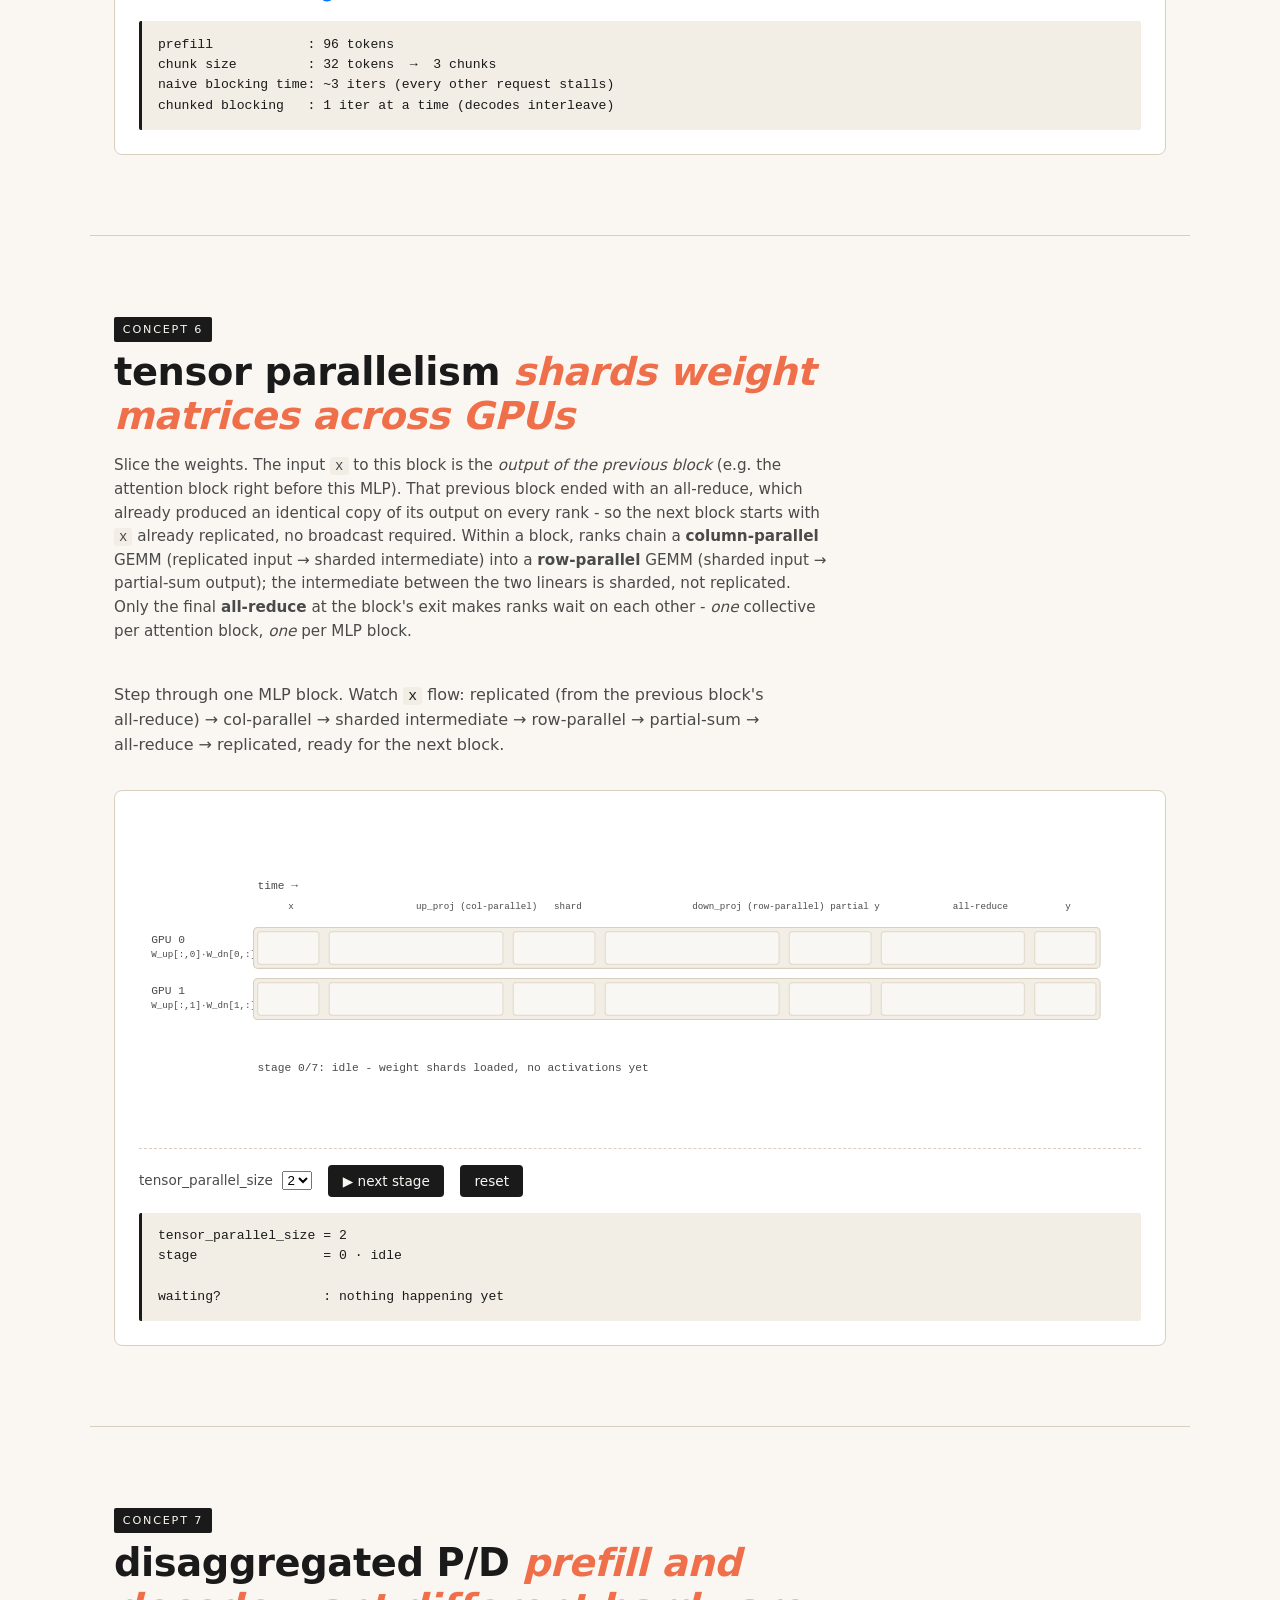
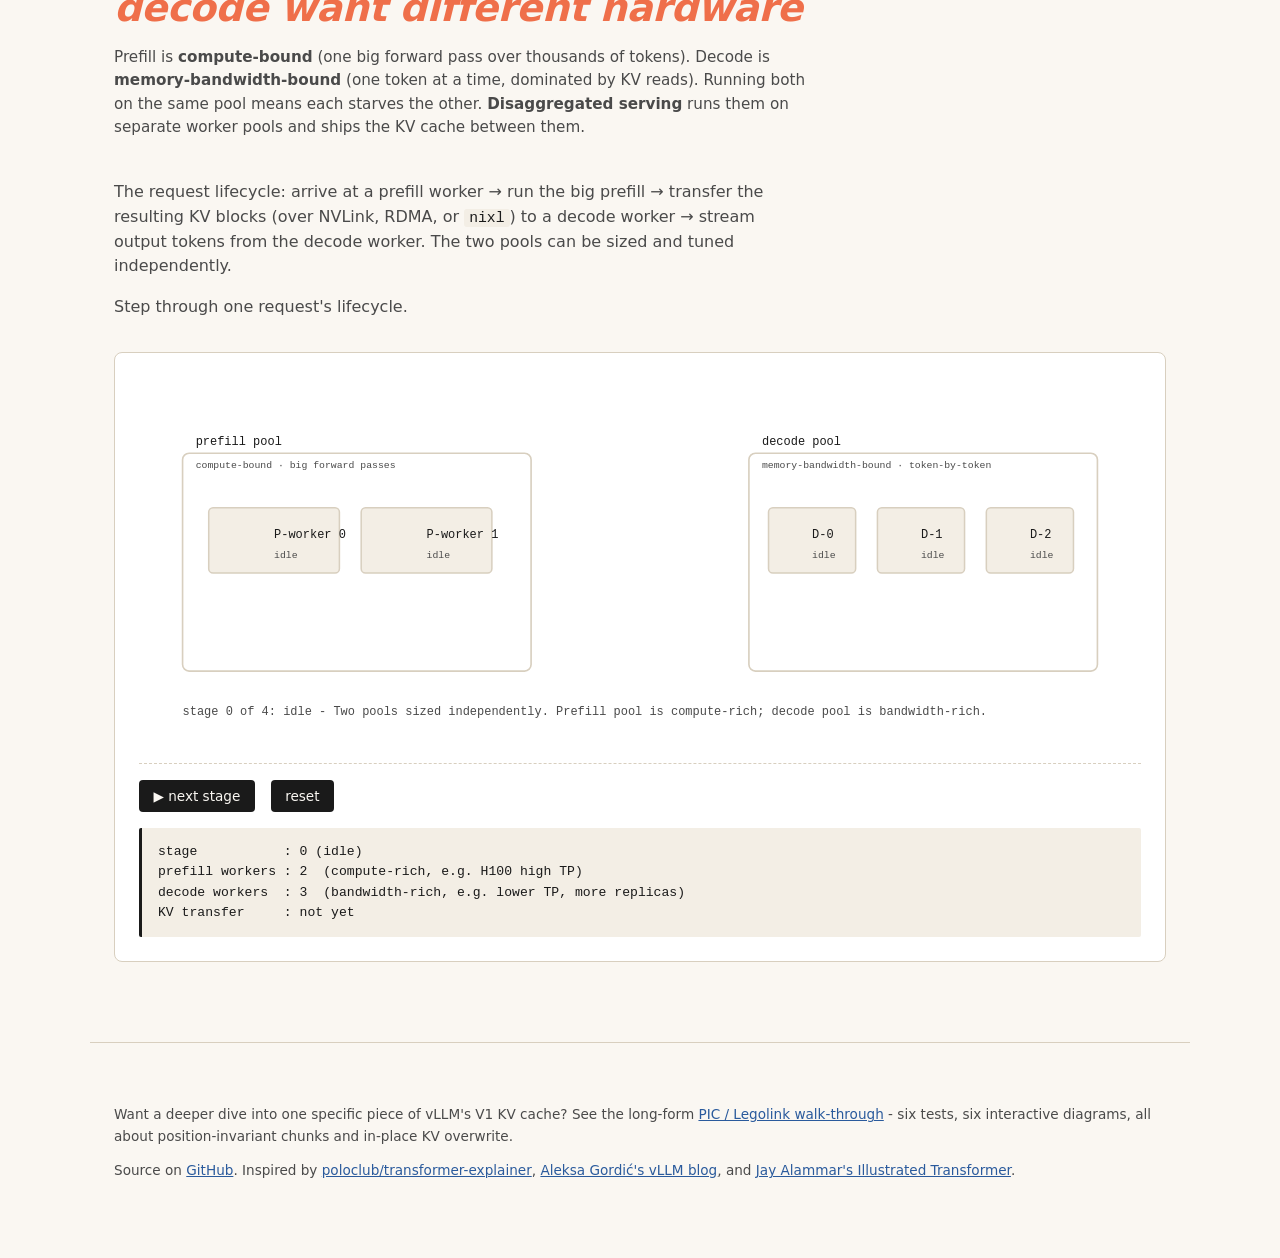
<file: vllm/index.html>
<!DOCTYPE html>
<html lang="en">
<head>
<meta charset="UTF-8" />
<meta name="viewport" content="width=device-width, initial-scale=1.0" />
<title>The vLLM tour - paged attention, batching, prefix cache, speculative decoding</title>
<meta name="description" content="A short, interactive walk-through of vLLM's core ideas: paged attention, continuous batching, prefix caching, and speculative decoding." />
<link rel="stylesheet" href="style.css" />
</head>
<body>

<header class="hero">
  <div class="hero-inner">
    <p class="eyebrow"><a href="../">illustrated vllm</a> · the tour</p>
    <h1>The vLLM <span class="thin">tour</span></h1>
    <p class="lede">
      Seven ideas that make <a href="https://github.com/vllm-project/vllm" target="_blank" rel="noopener">vLLM</a>
      fast: <em>paged attention</em>, <em>continuous batching</em>,
      <em>prefix caching</em>, <em>speculative decoding</em>,
      <em>chunked prefill</em>, <em>tensor parallelism</em>, and
      <em>disaggregated prefill/decode</em>. One diagram each.
    </p>
    <div class="legend">
      <span class="dot tok"></span> token
      <span class="dot blk"></span> KV block
      <span class="dot pic"></span> shared / cached
      <span class="dot kv"></span> generated
      <span class="dot recomp"></span> recompute / rejected
    </div>
  </div>
</header>

<nav class="toc">
  <ol>
    <li><a href="#paged">1 · paged attention</a></li>
    <li><a href="#batching">2 · continuous batching</a></li>
    <li><a href="#prefix">3 · prefix caching</a></li>
    <li><a href="#spec">4 · speculative decoding</a></li>
    <li><a href="#chunked">5 · chunked prefill</a></li>
    <li><a href="#tp">6 · tensor parallelism</a></li>
    <li><a href="#pd">7 · disaggregated P/D</a></li>
    <li><a href="../pic/" class="cross">→ deep dive: PIC / Legolink</a></li>
  </ol>
</nav>

<!-- =========================================================
     1 · Paged Attention
     ========================================================= -->
<section id="paged" class="step">
  <div class="step-head">
    <span class="ribbon">concept 1</span>
    <h2>paged attention <em>splits the KV cache into blocks</em></h2>
    <p class="claim">
      Like an operating system pages physical memory, vLLM stores each
      sequence's K/V in fixed-size <strong>blocks</strong> (default
      <code>BLOCK_SIZE = 16</code>). A <strong>block table</strong> maps the
      sequence's logical token positions to physical block ids - so the cache
      doesn't have to be one contiguous slab per request.
    </p>
  </div>

  <div class="explainer">
    <p>
      Why this matters: classical attention implementations allocate a
      contiguous KV buffer sized to the request's <em>maximum</em> length.
      Most of that buffer is wasted. With paging, vLLM allocates one block at
      a time as tokens arrive, packs many sequences into the same physical
      KV pool, and never fragments.
    </p>
    <p>
      Add tokens with the slider. Watch new physical blocks get pulled from
      the free pool and stitched into the sequence's block table.
    </p>
  </div>

  <div class="viz-wrap">
    <div id="viz-paged"></div>
    <div class="controls">
      <label>tokens generated
        <input type="range" id="paged-len" min="0" max="64" value="20" step="1" />
      </label>
      <span id="paged-len-label" class="mono"></span>
    </div>
    <div id="viz-paged-state" class="state"></div>
  </div>
</section>

<!-- =========================================================
     2 · Continuous Batching
     ========================================================= -->
<section id="batching" class="step">
  <div class="step-head">
    <span class="ribbon">concept 2</span>
    <h2>continuous batching <em>schedules at the iteration level</em></h2>
    <p class="claim">
      Instead of waiting for a whole batch to finish before starting the next
      (static batching), vLLM runs <strong>one decode step at a time</strong>
      across whatever requests are alive. Finished requests drop out
      immediately; new ones can join on the very next step.
    </p>
  </div>

  <div class="explainer">
    <p>
      The result is much higher GPU utilization: the model is never blocked
      waiting for the slowest request in a batch to finish. It also makes
      latency-vs-throughput tuning a scheduler problem rather than a
      bucketing problem.
    </p>
    <p>
      Step the simulator forward. Each request finishes at a different time;
      a new one slots in as soon as a slot frees up.
    </p>
  </div>

  <div class="viz-wrap">
    <div id="viz-batching"></div>
    <div class="controls">
      <button data-action="batch-step">▶ next iteration</button>
      <button data-action="batch-reset">reset</button>
      <span id="batch-iter-label" class="mono"></span>
    </div>
    <div id="viz-batching-state" class="state"></div>
  </div>
</section>

<!-- =========================================================
     3 · Prefix Caching
     ========================================================= -->
<section id="prefix" class="step">
  <div class="step-head">
    <span class="ribbon">concept 3</span>
    <h2>prefix caching <em>reuses KV blocks across requests</em></h2>
    <p class="claim">
      Block-level KV state is content-addressed by the hash of its tokens
      (and parent block). Two requests that begin with the same prompt - a
      shared system prompt, a reused tool description, a long document -
      collide on the early block hashes and <strong>share the cached KV
      blocks directly</strong>.
    </p>
  </div>

  <div class="explainer">
    <p>
      The first request fills the cache. The second request just walks the
      hash chain, gets cache hits on the shared prefix, and only runs the
      model on the divergent tail.
    </p>
    <p>
      Type a different suffix below. The shared prefix lights up green
      (cached); only the new tail is computed.
    </p>
  </div>

  <div class="viz-wrap">
    <div id="viz-prefix"></div>
    <div class="controls">
      <label>request B suffix length
        <input type="range" id="prefix-suffix" min="0" max="48" value="16" step="1" />
      </label>
      <span id="prefix-suffix-label" class="mono"></span>
    </div>
    <div id="viz-prefix-state" class="state"></div>
  </div>
</section>

<!-- =========================================================
     4 · Speculative Decoding
     ========================================================= -->
<section id="spec" class="step">
  <div class="step-head">
    <span class="ribbon">concept 4</span>
    <h2>speculative decoding <em>drafts cheap, verifies correct</em></h2>
    <p class="claim">
      A small/cheap <strong>draft</strong> proposes <code>k</code> next
      tokens. The big <strong>target</strong> model runs <em>one</em> forward
      pass to score all <code>k</code>, accepts the longest matching prefix,
      and resamples the first rejection. Output is bit-identical to plain
      decoding from the target.
    </p>
  </div>

  <div class="explainer">
    <p>
      The win: when the draft is right, you got <code>k</code> tokens for the
      cost of one big-model forward pass. When it's wrong, you fall back to
      the safe sample at the rejection point - never worse than non-spec.
    </p>
    <p>
      Step through one round: draft proposes, target verifies, accepted span
      is committed, rejected suffix is thrown away.
    </p>
  </div>

  <div class="viz-wrap">
    <div id="viz-spec"></div>
    <div class="controls">
      <button data-action="spec-step">▶ next round</button>
      <button data-action="spec-reset">reset</button>
    </div>
    <div id="viz-spec-state" class="state"></div>
  </div>
</section>

<!-- =========================================================
     5 · Chunked Prefill
     ========================================================= -->
<section id="chunked" class="step">
  <div class="step-head">
    <span class="ribbon">concept 5</span>
    <h2>chunked prefill <em>splits long prompts so decodes don't starve</em></h2>
    <p class="claim">
      A naive scheduler runs each prefill to completion before any decode can
      run on the same step - a 4k-token prefill blocks every other request's
      decode for many iterations. <strong>Chunked prefill</strong> breaks the
      prefill into fixed-size chunks (e.g. 512 tokens) and lets each chunk
      ride alongside the decodes already in flight.
    </p>
  </div>

  <div class="explainer">
    <p>
      No FLOPs are saved - the prefill still costs the same total compute.
      The wins are: <strong>(1)</strong> latency-sensitive decodes don't
      starve, and <strong>(2)</strong> prefill is compute-bound while decode
      is memory-bandwidth-bound, so packing a prefill chunk into the same
      iteration as the in-flight decodes uses different GPU resources at the
      same time - net throughput goes up.
    </p>
    <p>
      Slide the chunk size. The top track is the unchunked baseline; the
      bottom track is what chunked prefill produces. Watch when the green
      decode steps get to run.
    </p>
  </div>

  <div class="viz-wrap">
    <div id="viz-chunked"></div>
    <div class="controls">
      <label>chunk size (tokens)
        <input type="range" id="chunked-size" min="16" max="96" value="32" step="16" />
      </label>
      <span id="chunked-size-label" class="mono"></span>
    </div>
    <div id="viz-chunked-state" class="state"></div>
  </div>
</section>

<!-- =========================================================
     6 · Tensor Parallelism
     ========================================================= -->
<section id="tp" class="step">
  <div class="step-head">
    <span class="ribbon">concept 6</span>
    <h2>tensor parallelism <em>shards weight matrices across GPUs</em></h2>
    <p class="claim">
      Slice the weights. The input <code>x</code> to this block is the
      <em>output of the previous block</em> (e.g. the attention block right
      before this MLP). That previous block ended with an all-reduce, which
      already produced an identical copy of its output on every rank - so
      the next block starts with <code>x</code> already replicated, no
      broadcast required. Within a block, ranks chain a
      <strong>column-parallel</strong> GEMM (replicated input → sharded
      intermediate) into a <strong>row-parallel</strong> GEMM (sharded input
      → partial-sum output); the intermediate between the two linears is
      sharded, not replicated. Only the final <strong>all-reduce</strong>
      at the block's exit makes ranks wait on each other - <em>one</em>
      collective per attention block, <em>one</em> per MLP block.
    </p>
  </div>

  <div class="explainer">
    <p>
      Step through one MLP block. Watch <code>x</code> flow:
      replicated (from the previous block's all-reduce) → col-parallel →
      sharded intermediate → row-parallel → partial-sum → all-reduce →
      replicated, ready for the next block.
    </p>
  </div>

  <div class="viz-wrap">
    <div id="viz-tp"></div>
    <div class="controls">
      <label>tensor_parallel_size
        <select id="tp-size">
          <option value="1">1</option>
          <option value="2" selected>2</option>
          <option value="4">4</option>
          <option value="8">8</option>
        </select>
      </label>
      <button data-action="tp-step">▶ next stage</button>
      <button data-action="tp-reset">reset</button>
    </div>
    <div id="viz-tp-state" class="state"></div>
  </div>
</section>

<!-- =========================================================
     7 · Disaggregated Prefill / Decode
     ========================================================= -->
<section id="pd" class="step">
  <div class="step-head">
    <span class="ribbon">concept 7</span>
    <h2>disaggregated P/D <em>prefill and decode want different hardware</em></h2>
    <p class="claim">
      Prefill is <strong>compute-bound</strong> (one big forward pass over
      thousands of tokens). Decode is <strong>memory-bandwidth-bound</strong>
      (one token at a time, dominated by KV reads). Running both on the same
      pool means each starves the other. <strong>Disaggregated serving</strong>
      runs them on separate worker pools and ships the KV cache between them.
    </p>
  </div>

  <div class="explainer">
    <p>
      The request lifecycle: arrive at a prefill worker → run the big prefill
      → transfer the resulting KV blocks (over NVLink, RDMA, or
      <code>nixl</code>) to a decode worker → stream output tokens from the
      decode worker. The two pools can be sized and tuned independently.
    </p>
    <p>
      Step through one request's lifecycle.
    </p>
  </div>

  <div class="viz-wrap">
    <div id="viz-pd"></div>
    <div class="controls">
      <button data-action="pd-step">▶ next stage</button>
      <button data-action="pd-reset">reset</button>
    </div>
    <div id="viz-pd-state" class="state"></div>
  </div>
</section>

<footer>
  <p>
    Want a deeper dive into one specific piece of vLLM's V1 KV cache?
    See the long-form
    <a href="../pic/">PIC / Legolink walk-through</a>
    - six tests, six interactive diagrams, all about position-invariant
    chunks and in-place KV overwrite.
  </p>
  <p class="footnote">
    Source on <a href="https://github.com/almogtavor/illustrated-vllm" target="_blank" rel="noopener">GitHub</a>.
    Inspired by
    <a href="https://poloclub.github.io/transformer-explainer/" target="_blank" rel="noopener">poloclub/transformer-explainer</a>,
    <a href="https://www.aleksagordic.com/blog/vllm" target="_blank" rel="noopener">Aleksa Gordić's vLLM blog</a>,
    and <a href="https://jalammar.github.io/illustrated-transformer/" target="_blank" rel="noopener">Jay Alammar's Illustrated Transformer</a>.
  </p>
</footer>

<script src="main.js"></script>
</body>
</html>
</file>
<file: assets/home.css>
/* =========================================================
   Shared palette + base for the landing page.
   Same warm off-white feel as the /pic and /vllm pages.
   ========================================================= */
:root {
  --bg: #faf7f2;
  --bg-soft: #f3eee5;
  --ink: #1a1a1a;
  --ink-soft: #4a4a4a;
  --rule: #d8cfbf;

  --accent: #f6c453;
  --accent-stroke: #b08218;
  --accent-blue: #b8d8e8;
  --accent-blue-stroke: #5b8aa3;

  --link: #2a5a9c;
  --recomp: #ef6f4a;
}

* { box-sizing: border-box; }

html, body {
  margin: 0;
  padding: 0;
  background: var(--bg);
  color: var(--ink);
  font-family: "Inter", "Helvetica Neue", system-ui, sans-serif;
  font-size: 16px;
  line-height: 1.55;
  -webkit-font-smoothing: antialiased;
}

a { color: var(--link); }

code, .mono {
  font-family: "JetBrains Mono", "SF Mono", Menlo, Consolas, monospace;
  font-size: 0.92em;
}

/* =========================================================
   Hero
   ========================================================= */
.hero {
  border-bottom: 1px solid var(--rule);
  padding: 6rem 1.5rem 3.5rem;
  background:
    radial-gradient(1200px 600px at 80% -10%, #f6e3a6 0%, transparent 60%),
    radial-gradient(800px 400px at 0% 110%, #cfe6e8 0%, transparent 60%),
    var(--bg);
}

.hero-inner {
  max-width: 1100px;
  margin: 0 auto;
}

.eyebrow {
  letter-spacing: 0.18em;
  text-transform: uppercase;
  font-size: 0.72rem;
  color: var(--ink-soft);
  margin: 0 0 1rem;
}

h1 {
  font-size: clamp(3rem, 8vw, 6rem);
  line-height: 0.95;
  letter-spacing: -0.03em;
  margin: 0 0 1.5rem;
  font-weight: 800;
}

h1 .thin {
  font-weight: 200;
  font-style: italic;
  color: var(--ink-soft);
}

.lede {
  max-width: 60ch;
  font-size: 1.15rem;
  color: var(--ink-soft);
  margin: 0 0 1rem;
}

.lede.small {
  font-size: 0.95rem;
}

.lede em {
  font-style: italic;
  color: var(--ink);
}

/* =========================================================
   Cards
   ========================================================= */
.cards {
  max-width: 1100px;
  margin: 0 auto;
  padding: 4rem 1.5rem;
  display: grid;
  grid-template-columns: repeat(auto-fit, minmax(320px, 1fr));
  gap: 1.5rem;
}

.card {
  position: relative;
  display: flex;
  flex-direction: column;
  gap: 0.75rem;
  padding: 1.75rem 1.75rem 2rem;
  background: #fff;
  border: 1px solid var(--rule);
  border-radius: 8px;
  text-decoration: none;
  color: inherit;
  transition: transform 140ms ease, box-shadow 140ms ease, border-color 140ms ease;
}

.card:hover {
  transform: translateY(-3px);
  box-shadow: 0 14px 30px rgba(0, 0, 0, 0.07);
  border-color: var(--accent-stroke);
}

.card h2 {
  font-size: 1.6rem;
  letter-spacing: -0.01em;
  margin: 0.4rem 0 0;
  font-weight: 700;
}

.card .arrow {
  display: inline-block;
  transition: transform 140ms ease;
  color: var(--ink-soft);
}

.card:hover .arrow {
  transform: translateX(4px);
  color: var(--recomp);
}

.card-lede {
  margin: 0;
  color: var(--ink-soft);
  font-size: 0.96rem;
}

.card-lede code {
  background: var(--bg-soft);
  padding: 1px 5px;
  border-radius: 3px;
  color: var(--ink);
}

.card-bullets {
  margin: 0.25rem 0 0.5rem;
  padding-left: 1.1rem;
  font-size: 0.88rem;
  color: var(--ink-soft);
}

.card-bullets li {
  margin-bottom: 0.2rem;
}

.card-link {
  margin-top: auto;
  font-size: 0.8rem;
  color: var(--link);
  letter-spacing: 0.04em;
}

.ribbon {
  align-self: flex-start;
  font-size: 0.7rem;
  letter-spacing: 0.16em;
  text-transform: uppercase;
  background: var(--ink);
  color: var(--bg);
  padding: 0.25rem 0.55rem;
  border-radius: 2px;
}

.ribbon-soft {
  background: var(--bg-soft);
  color: var(--ink-soft);
  border: 1px solid var(--rule);
}

/* =========================================================
   Meta section
   ========================================================= */
.meta {
  border-top: 1px solid var(--rule);
  background: var(--bg-soft);
}

.meta-inner {
  max-width: 1100px;
  margin: 0 auto;
  padding: 3.5rem 1.5rem 5rem;
  max-width: 70ch;
}

.meta h3 {
  font-size: 1.2rem;
  margin: 0 0 1rem;
}

.meta p {
  color: var(--ink-soft);
  margin: 0 0 1rem;
}

.footnote {
  font-size: 0.85rem;
  color: var(--ink-soft);
}
</file>
<file: pic/style.css>
/* =========================================================
   Palette + base - modeled on transformer-explainer:
   warm off-white, deep ink, accent yellows / blues / red.
   ========================================================= */
:root {
  --bg: #faf7f2;
  --bg-soft: #f3eee5;
  --ink: #1a1a1a;
  --ink-soft: #4a4a4a;
  --rule: #d8cfbf;

  --tok: #e9e3d4;
  --tok-stroke: #b9af96;

  --blk: #b8d8e8;
  --blk-stroke: #5b8aa3;

  --pic: #f6c453;
  --pic-stroke: #b08218;

  --kv: #cfe6cf;
  --kv-stroke: #5e9c5e;

  --recomp: #ef6f4a;
  --recomp-stroke: #a83b1b;

  --gap: rgba(239, 111, 74, 0.18);
  --gap-stroke: #ef6f4a;

  --hash-a: #4a6fa5;
  --hash-b: #b85c8e;

  --link: #2a5a9c;
}

* { box-sizing: border-box; }

html, body {
  margin: 0;
  padding: 0;
  background: var(--bg);
  color: var(--ink);
  font-family: "Inter", "Helvetica Neue", system-ui, sans-serif;
  font-size: 16px;
  line-height: 1.55;
  -webkit-font-smoothing: antialiased;
}

code, .mono {
  font-family: "JetBrains Mono", "SF Mono", Menlo, Consolas, monospace;
  font-size: 0.92em;
}

a { color: var(--link); }

/* =========================================================
   Hero
   ========================================================= */
.hero {
  border-bottom: 1px solid var(--rule);
  padding: 6rem 1.5rem 4rem;
  background:
    radial-gradient(1200px 600px at 80% -10%, #f6e3a6 0%, transparent 60%),
    radial-gradient(800px 400px at 0% 110%, #cfe6e8 0%, transparent 60%),
    var(--bg);
}

.hero-inner {
  max-width: 1100px;
  margin: 0 auto;
}

.eyebrow {
  letter-spacing: 0.18em;
  text-transform: uppercase;
  font-size: 0.72rem;
  color: var(--ink-soft);
  margin: 0 0 1rem;
}

h1 {
  font-size: clamp(3rem, 8vw, 6rem);
  line-height: 0.95;
  letter-spacing: -0.03em;
  margin: 0 0 1.5rem;
  font-weight: 800;
}

h1 .thin {
  font-weight: 200;
  font-style: italic;
  color: var(--ink-soft);
}

.lede {
  max-width: 56ch;
  font-size: 1.15rem;
  color: var(--ink-soft);
  margin: 0 0 2rem;
}

.lede em {
  font-style: italic;
  color: var(--ink);
}

.legend {
  display: flex;
  flex-wrap: wrap;
  gap: 1.25rem;
  font-size: 0.85rem;
  color: var(--ink-soft);
}

.legend .dot {
  display: inline-block;
  width: 12px;
  height: 12px;
  border-radius: 3px;
  margin-right: 0.4rem;
  vertical-align: middle;
  border: 1px solid var(--ink);
}

.legend .tok    { background: var(--tok); border-color: var(--tok-stroke); }
.legend .blk    { background: var(--blk); border-color: var(--blk-stroke); }
.legend .pic    { background: var(--pic); border-color: var(--pic-stroke); }
.legend .kv     { background: var(--kv);  border-color: var(--kv-stroke); }
.legend .recomp { background: var(--recomp); border-color: var(--recomp-stroke); }

/* =========================================================
   TOC
   ========================================================= */
.toc {
  position: sticky;
  top: 0;
  z-index: 10;
  background: rgba(250, 247, 242, 0.92);
  backdrop-filter: blur(8px);
  -webkit-backdrop-filter: blur(8px);
  border-bottom: 1px solid var(--rule);
}

.toc ol {
  display: flex;
  flex-wrap: wrap;
  gap: 1.25rem;
  list-style: none;
  margin: 0;
  padding: 0.85rem 1.5rem;
  max-width: 1100px;
  margin: 0 auto;
  font-size: 0.83rem;
}

.toc a {
  color: var(--ink-soft);
  text-decoration: none;
  border-bottom: 1px solid transparent;
  padding-bottom: 1px;
}

.toc a:hover {
  color: var(--ink);
  border-bottom-color: var(--ink);
}

/* =========================================================
   Sections
   ========================================================= */
.step {
  max-width: 1100px;
  margin: 0 auto;
  padding: 5rem 1.5rem;
  border-bottom: 1px solid var(--rule);
}

.step-head {
  margin-bottom: 2.5rem;
  max-width: 70ch;
}

.step h2 {
  font-size: clamp(1.6rem, 3vw, 2.4rem);
  line-height: 1.15;
  letter-spacing: -0.01em;
  margin: 0.5rem 0 1rem;
  font-weight: 700;
}

.step h2 em {
  font-style: italic;
  color: var(--recomp);
}

.ribbon {
  display: inline-block;
  font-size: 0.7rem;
  letter-spacing: 0.16em;
  text-transform: uppercase;
  background: var(--ink);
  color: var(--bg);
  padding: 0.25rem 0.55rem;
  border-radius: 2px;
}

.claim {
  font-size: 0.95rem;
  color: var(--ink-soft);
  margin: 0.75rem 0 0;
}

.claim code {
  background: var(--bg-soft);
  padding: 1px 5px;
  border-radius: 3px;
}

.explainer {
  max-width: 65ch;
  margin-bottom: 2rem;
  color: var(--ink-soft);
}

.explainer code,
.explainer strong {
  color: var(--ink);
}

.explainer code {
  background: var(--bg-soft);
  padding: 1px 5px;
  border-radius: 3px;
}

.explainer .callout {
  margin-top: 1.25rem;
  padding: 0.85rem 1rem;
  background: #fff7ed;
  border-left: 3px solid var(--recomp);
  border-radius: 2px;
  font-size: 0.92rem;
}

.explainer .callout a { color: var(--recomp); }

/* =========================================================
   Concepts grid
   ========================================================= */
.concepts-grid {
  display: grid;
  grid-template-columns: repeat(auto-fit, minmax(240px, 1fr));
  gap: 1.5rem;
}

.concept {
  background: #fff;
  border: 1px solid var(--rule);
  border-radius: 6px;
  padding: 1.25rem;
}

.concept h3 {
  margin: 0 0 0.5rem;
  font-size: 1.05rem;
  letter-spacing: 0.01em;
}

.concept p {
  font-size: 0.88rem;
  color: var(--ink-soft);
  margin: 0 0 1rem;
}

.concept[data-term] {
  transition: transform 120ms ease;
}

.concept[data-term]:hover {
  transform: translateY(-2px);
  box-shadow: 0 6px 18px rgba(0, 0, 0, 0.06);
}

/* =========================================================
   Visualization wrappers
   ========================================================= */
.viz-wrap {
  background: #fff;
  border: 1px solid var(--rule);
  border-radius: 8px;
  padding: 1.5rem;
}

.viz-wrap svg {
  display: block;
  width: 100%;
  height: auto;
  overflow: visible;
}

.controls {
  display: flex;
  align-items: center;
  flex-wrap: wrap;
  gap: 1rem;
  margin-top: 1rem;
  padding-top: 1rem;
  border-top: 1px dashed var(--rule);
}

.controls button {
  background: var(--ink);
  color: var(--bg);
  border: 0;
  padding: 0.5rem 0.9rem;
  border-radius: 4px;
  font-family: inherit;
  font-size: 0.85rem;
  cursor: pointer;
  transition: background 100ms;
}

.controls button:hover {
  background: var(--recomp);
}

.controls label {
  font-size: 0.85rem;
  color: var(--ink-soft);
  display: inline-flex;
  align-items: center;
  gap: 0.6rem;
}

.controls input[type="range"] {
  width: 200px;
}

.state {
  margin-top: 1rem;
  padding: 0.85rem 1rem;
  background: var(--bg-soft);
  border-left: 3px solid var(--ink);
  border-radius: 2px;
  font-family: "JetBrains Mono", monospace;
  font-size: 0.82rem;
  color: var(--ink);
  white-space: pre-wrap;
}

/* =========================================================
   SVG helpers - token + block visuals
   ========================================================= */
.tok-rect {
  fill: var(--tok);
  stroke: var(--tok-stroke);
  stroke-width: 1;
}

.blk-rect {
  fill: var(--blk);
  stroke: var(--blk-stroke);
  stroke-width: 1.5;
}

.pic-rect {
  fill: var(--pic);
  stroke: var(--pic-stroke);
  stroke-width: 1.5;
}

.kv-rect {
  fill: var(--kv);
  stroke: var(--kv-stroke);
  stroke-width: 1.5;
}

.recomp-rect {
  fill: var(--recomp);
  stroke: var(--recomp-stroke);
  stroke-width: 1.5;
}

.gap-rect {
  fill: var(--gap);
  stroke: var(--gap-stroke);
  stroke-width: 1.5;
  stroke-dasharray: 4 3;
}

.lbl {
  font-family: "JetBrains Mono", monospace;
  font-size: 11px;
  fill: var(--ink);
}

.lbl-soft {
  fill: var(--ink-soft);
}

.lbl-tiny {
  font-size: 9px;
}

.hash-line {
  stroke: var(--hash-a);
  stroke-width: 1.5;
  fill: none;
  marker-end: url(#arrow);
}

.hash-line.cut {
  stroke: var(--recomp);
  stroke-dasharray: 4 3;
}

.hash-pill {
  fill: #fff;
  stroke: var(--hash-a);
  stroke-width: 1.2;
}

.hash-pill.match-a { stroke: var(--hash-a); }
.hash-pill.match-b { stroke: var(--hash-b); }

.section-divider {
  stroke: var(--rule);
  stroke-width: 1;
  stroke-dasharray: 2 4;
}

.flash {
  animation: flash 600ms ease;
}

@keyframes flash {
  0%   { filter: brightness(1.4) drop-shadow(0 0 8px var(--recomp)); }
  100% { filter: none; }
}

footer {
  max-width: 1100px;
  margin: 0 auto;
  padding: 3rem 1.5rem 4rem;
  color: var(--ink-soft);
  font-size: 0.85rem;
}

footer code {
  background: var(--bg-soft);
  padding: 1px 5px;
  border-radius: 3px;
}
</file>
<file: vllm/style.css>
/* =========================================================
   Palette + base - modeled on transformer-explainer:
   warm off-white, deep ink, accent yellows / blues / red.
   ========================================================= */
:root {
  --bg: #faf7f2;
  --bg-soft: #f3eee5;
  --ink: #1a1a1a;
  --ink-soft: #4a4a4a;
  --rule: #d8cfbf;

  --tok: #e9e3d4;
  --tok-stroke: #b9af96;

  --blk: #b8d8e8;
  --blk-stroke: #5b8aa3;

  --pic: #f6c453;
  --pic-stroke: #b08218;

  --kv: #cfe6cf;
  --kv-stroke: #5e9c5e;

  --recomp: #ef6f4a;
  --recomp-stroke: #a83b1b;

  --gap: rgba(239, 111, 74, 0.18);
  --gap-stroke: #ef6f4a;

  --hash-a: #4a6fa5;
  --hash-b: #b85c8e;

  --link: #2a5a9c;
}

* { box-sizing: border-box; }

html, body {
  margin: 0;
  padding: 0;
  background: var(--bg);
  color: var(--ink);
  font-family: "Inter", "Helvetica Neue", system-ui, sans-serif;
  font-size: 16px;
  line-height: 1.55;
  -webkit-font-smoothing: antialiased;
}

code, .mono {
  font-family: "JetBrains Mono", "SF Mono", Menlo, Consolas, monospace;
  font-size: 0.92em;
}

a { color: var(--link); }

/* =========================================================
   Hero
   ========================================================= */
.hero {
  border-bottom: 1px solid var(--rule);
  padding: 6rem 1.5rem 4rem;
  background:
    radial-gradient(1200px 600px at 80% -10%, #f6e3a6 0%, transparent 60%),
    radial-gradient(800px 400px at 0% 110%, #cfe6e8 0%, transparent 60%),
    var(--bg);
}

.hero-inner {
  max-width: 1100px;
  margin: 0 auto;
}

.eyebrow {
  letter-spacing: 0.18em;
  text-transform: uppercase;
  font-size: 0.72rem;
  color: var(--ink-soft);
  margin: 0 0 1rem;
}

h1 {
  font-size: clamp(3rem, 8vw, 6rem);
  line-height: 0.95;
  letter-spacing: -0.03em;
  margin: 0 0 1.5rem;
  font-weight: 800;
}

h1 .thin {
  font-weight: 200;
  font-style: italic;
  color: var(--ink-soft);
}

.lede {
  max-width: 56ch;
  font-size: 1.15rem;
  color: var(--ink-soft);
  margin: 0 0 2rem;
}

.lede em {
  font-style: italic;
  color: var(--ink);
}

.legend {
  display: flex;
  flex-wrap: wrap;
  gap: 1.25rem;
  font-size: 0.85rem;
  color: var(--ink-soft);
}

.legend .dot {
  display: inline-block;
  width: 12px;
  height: 12px;
  border-radius: 3px;
  margin-right: 0.4rem;
  vertical-align: middle;
  border: 1px solid var(--ink);
}

.legend .tok    { background: var(--tok); border-color: var(--tok-stroke); }
.legend .blk    { background: var(--blk); border-color: var(--blk-stroke); }
.legend .pic    { background: var(--pic); border-color: var(--pic-stroke); }
.legend .kv     { background: var(--kv);  border-color: var(--kv-stroke); }
.legend .recomp { background: var(--recomp); border-color: var(--recomp-stroke); }

/* =========================================================
   TOC
   ========================================================= */
.toc {
  position: sticky;
  top: 0;
  z-index: 10;
  background: rgba(250, 247, 242, 0.92);
  backdrop-filter: blur(8px);
  -webkit-backdrop-filter: blur(8px);
  border-bottom: 1px solid var(--rule);
}

.toc ol {
  display: flex;
  flex-wrap: wrap;
  gap: 1.25rem;
  list-style: none;
  margin: 0;
  padding: 0.85rem 1.5rem;
  max-width: 1100px;
  margin: 0 auto;
  font-size: 0.83rem;
}

.toc a {
  color: var(--ink-soft);
  text-decoration: none;
  border-bottom: 1px solid transparent;
  padding-bottom: 1px;
}

.toc a:hover {
  color: var(--ink);
  border-bottom-color: var(--ink);
}

.toc a.cross {
  color: var(--link);
  font-style: italic;
}

.eyebrow a {
  color: inherit;
  text-decoration: none;
  border-bottom: 1px dotted var(--ink-soft);
}

.eyebrow a:hover {
  color: var(--ink);
  border-bottom-color: var(--ink);
}

/* =========================================================
   vLLM-tour-only viz helpers
   ========================================================= */
.lane-label {
  font-family: "JetBrains Mono", monospace;
  font-size: 11px;
  fill: var(--ink-soft);
}

.lane-bg {
  fill: var(--bg-soft);
  stroke: var(--rule);
  stroke-width: 1;
}

.lane-bg.done {
  fill: #fff;
  stroke-dasharray: 3 3;
}

.draft-rect {
  fill: #ffe9c8;
  stroke: var(--pic-stroke);
  stroke-width: 1.2;
}

.draft-rect.rejected {
  fill: #fde0d4;
  stroke: var(--recomp-stroke);
}

.target-rect {
  fill: var(--kv);
  stroke: var(--kv-stroke);
  stroke-width: 1.5;
}

.cache-hit-rect {
  fill: var(--kv);
  stroke: var(--kv-stroke);
  stroke-width: 1.5;
}

.block-table-row {
  fill: #fff;
  stroke: var(--rule);
}

.block-table-row.used {
  fill: var(--bg-soft);
}

.physical-pool-cell {
  fill: #fff;
  stroke: var(--rule);
}

.physical-pool-cell.allocated {
  fill: var(--blk);
  stroke: var(--blk-stroke);
}

.physical-pool-cell.allocated.shared {
  fill: var(--kv);
  stroke: var(--kv-stroke);
}

.connector {
  stroke: var(--ink-soft);
  stroke-width: 1;
  fill: none;
  opacity: 0.45;
}

/* =========================================================
   Sections
   ========================================================= */
.step {
  max-width: 1100px;
  margin: 0 auto;
  padding: 5rem 1.5rem;
  border-bottom: 1px solid var(--rule);
}

.step-head {
  margin-bottom: 2.5rem;
  max-width: 70ch;
}

.step h2 {
  font-size: clamp(1.6rem, 3vw, 2.4rem);
  line-height: 1.15;
  letter-spacing: -0.01em;
  margin: 0.5rem 0 1rem;
  font-weight: 700;
}

.step h2 em {
  font-style: italic;
  color: var(--recomp);
}

.ribbon {
  display: inline-block;
  font-size: 0.7rem;
  letter-spacing: 0.16em;
  text-transform: uppercase;
  background: var(--ink);
  color: var(--bg);
  padding: 0.25rem 0.55rem;
  border-radius: 2px;
}

.claim {
  font-size: 0.95rem;
  color: var(--ink-soft);
  margin: 0.75rem 0 0;
}

.claim code {
  background: var(--bg-soft);
  padding: 1px 5px;
  border-radius: 3px;
}

.explainer {
  max-width: 65ch;
  margin-bottom: 2rem;
  color: var(--ink-soft);
}

.explainer code,
.explainer strong {
  color: var(--ink);
}

.explainer code {
  background: var(--bg-soft);
  padding: 1px 5px;
  border-radius: 3px;
}

/* =========================================================
   Concepts grid
   ========================================================= */
.concepts-grid {
  display: grid;
  grid-template-columns: repeat(auto-fit, minmax(240px, 1fr));
  gap: 1.5rem;
}

.concept {
  background: #fff;
  border: 1px solid var(--rule);
  border-radius: 6px;
  padding: 1.25rem;
}

.concept h3 {
  margin: 0 0 0.5rem;
  font-size: 1.05rem;
  letter-spacing: 0.01em;
}

.concept p {
  font-size: 0.88rem;
  color: var(--ink-soft);
  margin: 0 0 1rem;
}

.concept[data-term] {
  transition: transform 120ms ease;
}

.concept[data-term]:hover {
  transform: translateY(-2px);
  box-shadow: 0 6px 18px rgba(0, 0, 0, 0.06);
}

/* =========================================================
   Visualization wrappers
   ========================================================= */
.viz-wrap {
  background: #fff;
  border: 1px solid var(--rule);
  border-radius: 8px;
  padding: 1.5rem;
}

.viz-wrap svg {
  display: block;
  width: 100%;
  height: auto;
  overflow: visible;
}

.controls {
  display: flex;
  align-items: center;
  flex-wrap: wrap;
  gap: 1rem;
  margin-top: 1rem;
  padding-top: 1rem;
  border-top: 1px dashed var(--rule);
}

.controls button {
  background: var(--ink);
  color: var(--bg);
  border: 0;
  padding: 0.5rem 0.9rem;
  border-radius: 4px;
  font-family: inherit;
  font-size: 0.85rem;
  cursor: pointer;
  transition: background 100ms;
}

.controls button:hover {
  background: var(--recomp);
}

.controls label {
  font-size: 0.85rem;
  color: var(--ink-soft);
  display: inline-flex;
  align-items: center;
  gap: 0.6rem;
}

.controls input[type="range"] {
  width: 200px;
}

.state {
  margin-top: 1rem;
  padding: 0.85rem 1rem;
  background: var(--bg-soft);
  border-left: 3px solid var(--ink);
  border-radius: 2px;
  font-family: "JetBrains Mono", monospace;
  font-size: 0.82rem;
  color: var(--ink);
  white-space: pre-wrap;
}

/* =========================================================
   SVG helpers - token + block visuals
   ========================================================= */
.tok-rect {
  fill: var(--tok);
  stroke: var(--tok-stroke);
  stroke-width: 1;
}

.blk-rect {
  fill: var(--blk);
  stroke: var(--blk-stroke);
  stroke-width: 1.5;
}

.pic-rect {
  fill: var(--pic);
  stroke: var(--pic-stroke);
  stroke-width: 1.5;
}

.kv-rect {
  fill: var(--kv);
  stroke: var(--kv-stroke);
  stroke-width: 1.5;
}

.recomp-rect {
  fill: var(--recomp);
  stroke: var(--recomp-stroke);
  stroke-width: 1.5;
}

.gap-rect {
  fill: var(--gap);
  stroke: var(--gap-stroke);
  stroke-width: 1.5;
  stroke-dasharray: 4 3;
}

.lbl {
  font-family: "JetBrains Mono", monospace;
  font-size: 11px;
  fill: var(--ink);
}

.lbl-soft {
  fill: var(--ink-soft);
}

.lbl-tiny {
  font-size: 9px;
}

.hash-line {
  stroke: var(--hash-a);
  stroke-width: 1.5;
  fill: none;
  marker-end: url(#arrow);
}

.hash-line.cut {
  stroke: var(--recomp);
  stroke-dasharray: 4 3;
}

.hash-pill {
  fill: #fff;
  stroke: var(--hash-a);
  stroke-width: 1.2;
}

.hash-pill.match-a { stroke: var(--hash-a); }
.hash-pill.match-b { stroke: var(--hash-b); }

.section-divider {
  stroke: var(--rule);
  stroke-width: 1;
  stroke-dasharray: 2 4;
}

.flash {
  animation: flash 600ms ease;
}

@keyframes flash {
  0%   { filter: brightness(1.4) drop-shadow(0 0 8px var(--recomp)); }
  100% { filter: none; }
}

footer {
  max-width: 1100px;
  margin: 0 auto;
  padding: 3rem 1.5rem 4rem;
  color: var(--ink-soft);
  font-size: 0.85rem;
}

footer code {
  background: var(--bg-soft);
  padding: 1px 5px;
  border-radius: 3px;
}
</file>
